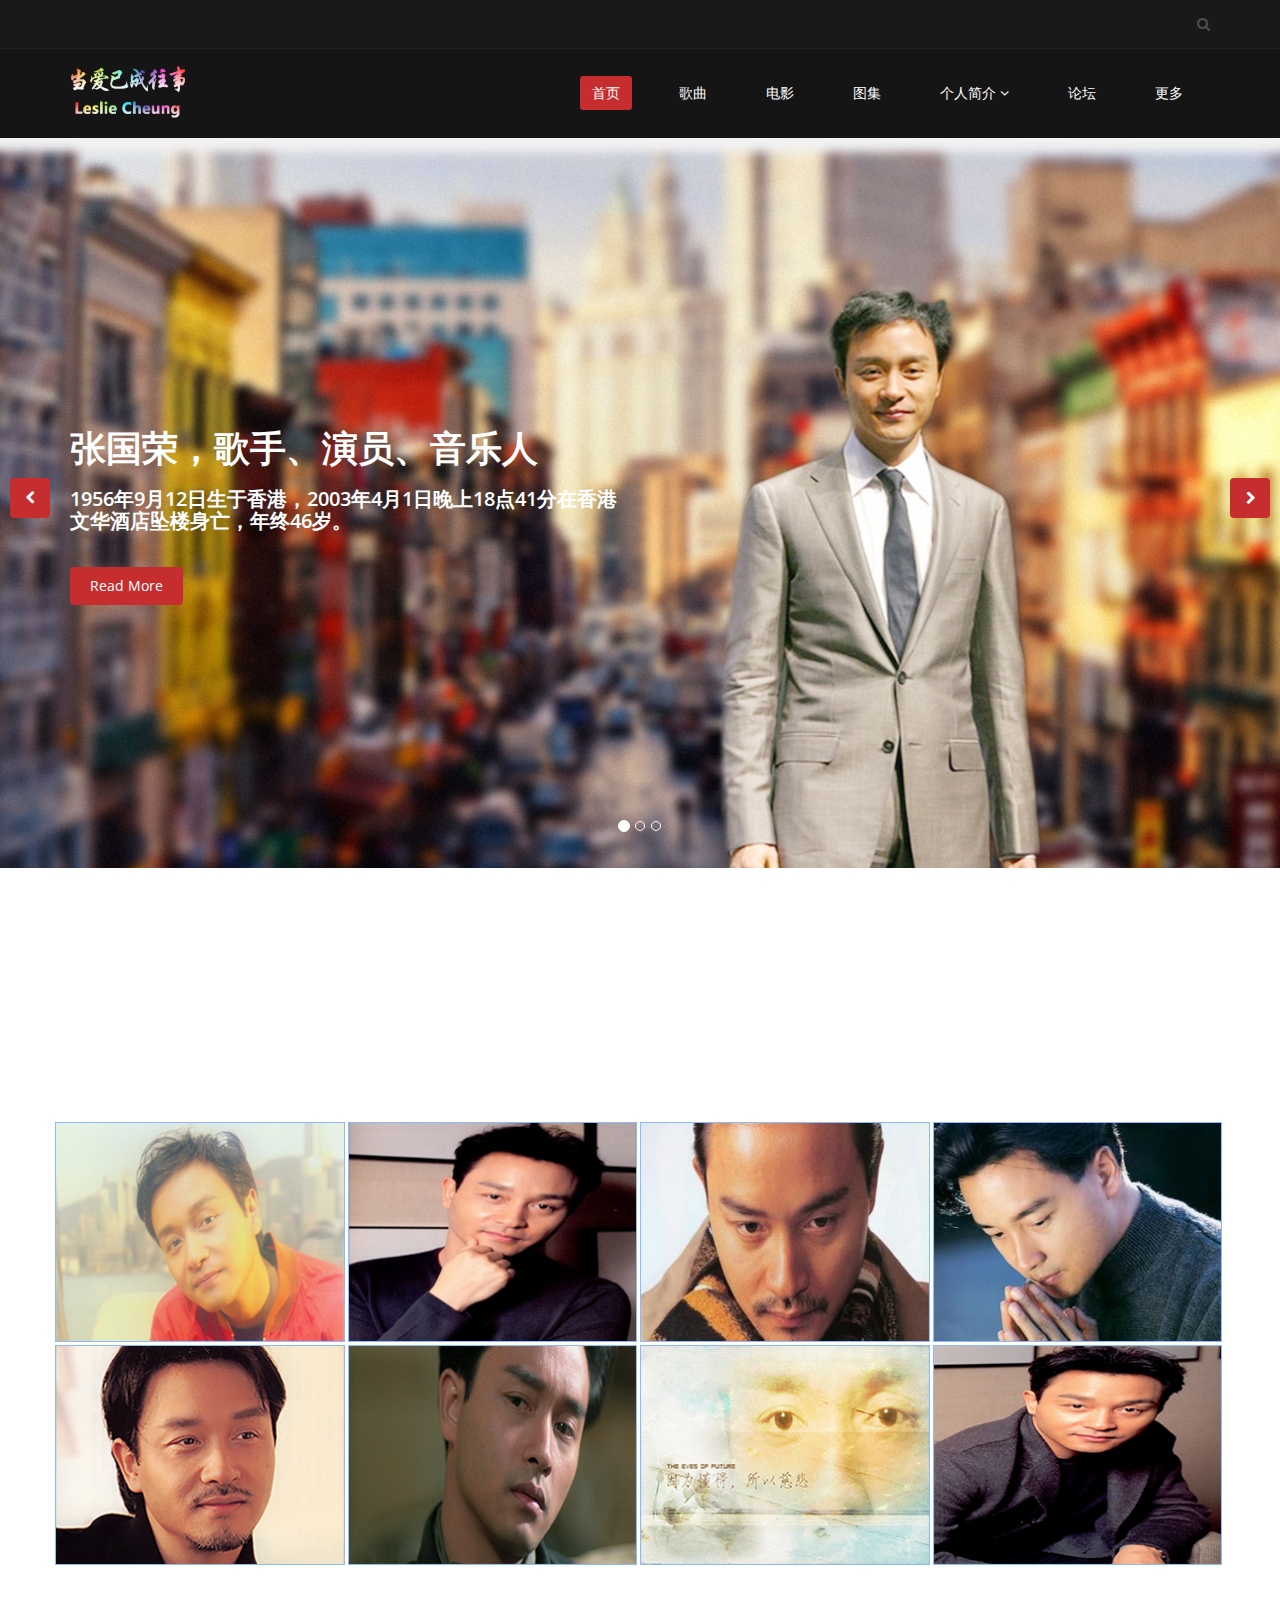
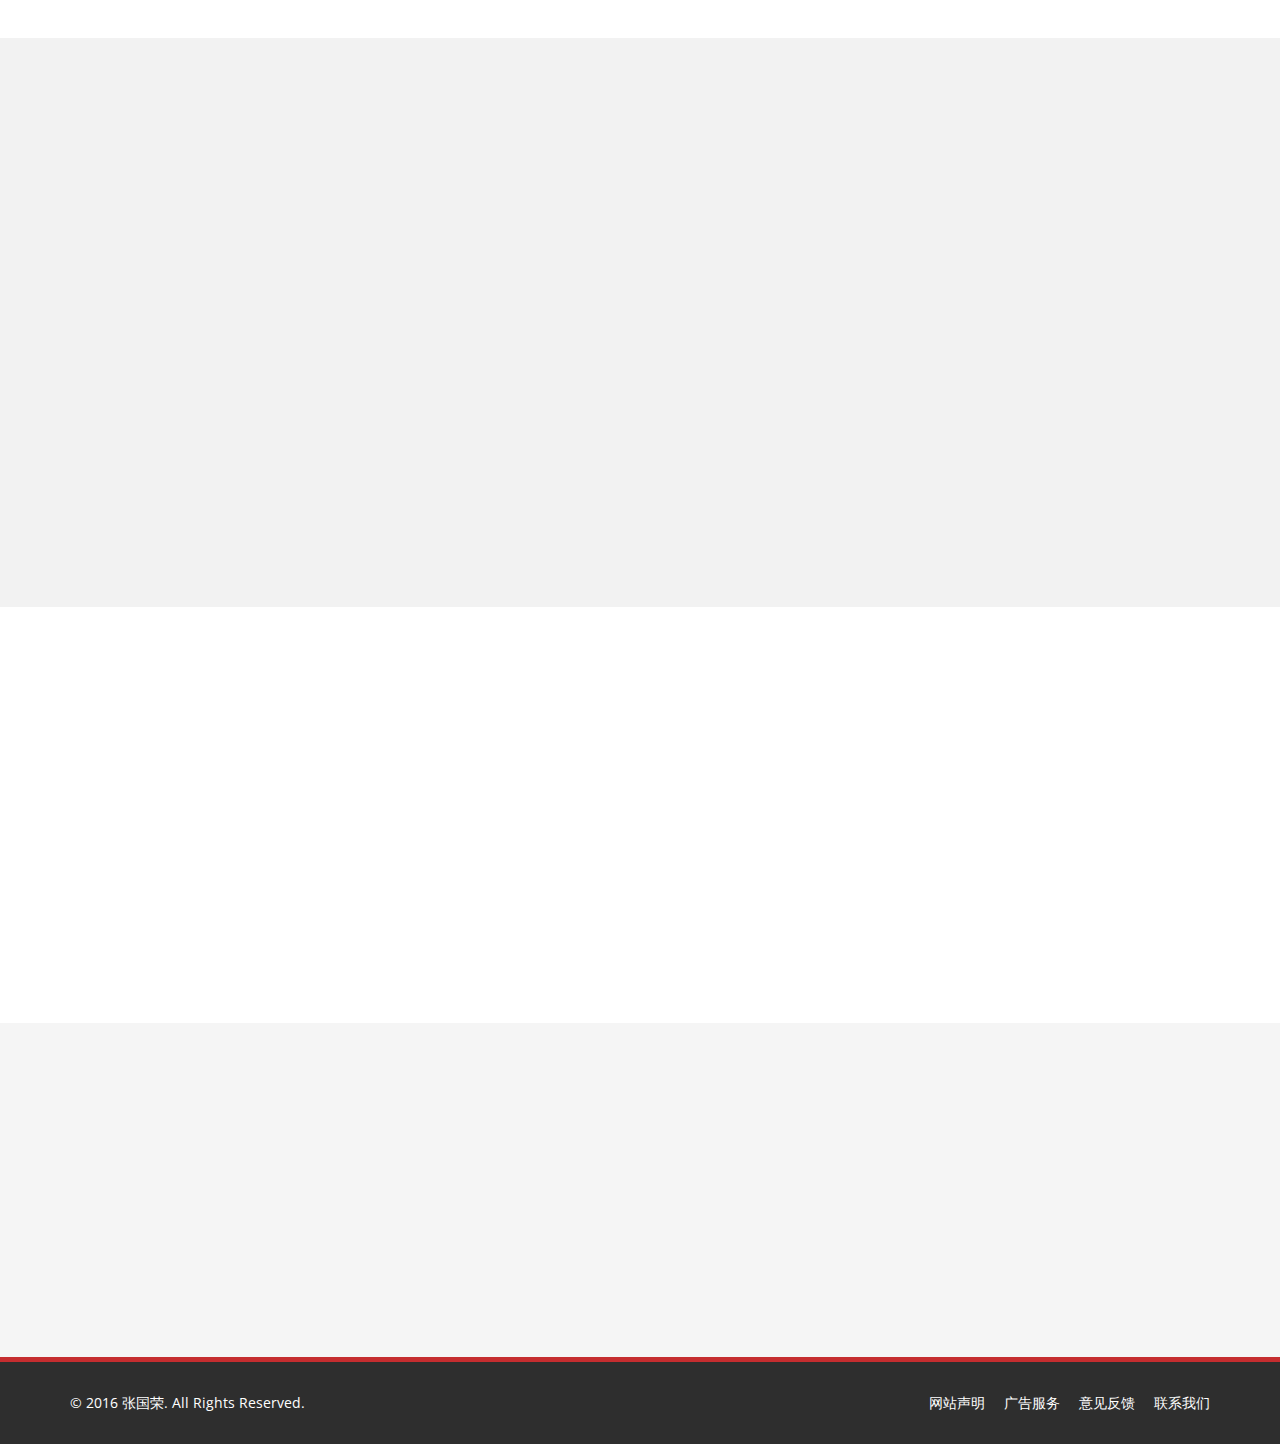
<file: index.html>
<!DOCTYPE html>
<html lang="en">
<head>
    <meta charset="utf-8">
    <meta name="viewport" content="width=device-width, initial-scale=1.0">
    <meta name="description" content="">
    <meta name="author" content="">
    <title>当爱已成往事</title>
	
	<!-- core CSS -->
    <link href="css/bootstrap.min.css" rel="stylesheet">
    <link href="css/font-awesome.min.css" rel="stylesheet">
    <link href="css/animate.min.css" rel="stylesheet">
    <link href="css/prettyPhoto.css" rel="stylesheet">
    <link href="css/main.css" rel="stylesheet">
    <link href="css/responsive.css" rel="stylesheet">
    <!--[if lt IE 9]>
    <script src="js/html5shiv.js"></script>
    <script src="js/respond.min.js"></script>
    <![endif]-->       
    <link rel="shortcut icon" href="images/ico/favicon.ico">
    <link rel="apple-touch-icon-precomposed" sizes="144x144" href="images/ico/apple-touch-icon-144-precomposed.png">
    <link rel="apple-touch-icon-precomposed" sizes="114x114" href="images/ico/apple-touch-icon-114-precomposed.png">
    <link rel="apple-touch-icon-precomposed" sizes="72x72" href="images/ico/apple-touch-icon-72-precomposed.png">
    <link rel="apple-touch-icon-precomposed" href="images/ico/apple-touch-icon-57-precomposed.png">
</head><!--/head-->

<body class="homepage">

    <header id="header">
        <div class="top-bar">
            <div class="container">
            <div class="search">
                <form role="form">
                    <input type="text" class="search-form" autocomplete="off" placeholder="Search">
                    <i class="fa fa-search"></i>
                </form>
            </div>
            </div><!--/.container-->
        </div><!--/.top-bar-->

        <nav class="navbar navbar-inverse" role="banner">
            <div class="container">
                <div class="navbar-header">
                    <button type="button" class="navbar-toggle" data-toggle="collapse" data-target=".navbar-collapse">
                        <span class="sr-only">Toggle navigation</span>
                        <span class="icon-bar"></span>
                        <span class="icon-bar"></span>
                        <span class="icon-bar"></span>
                    </button>
                    <a class="navbar-brand" href="index.html"><img src="images/logo.png" alt="logo"></a>
                </div>
				
                <div class="collapse navbar-collapse navbar-right">
                    <ul class="nav navbar-nav">
                        <li class="active"><a href="index.html">首页</a></li>
                        <li><a href="songs.html">歌曲</a></li>
                        <li><a href="movies.html">电影</a></li>
                        <li><a href="photos.html">图集</a></li>
                        <li class="dropdown">
                            <a href="#" class="dropdown-toggle" data-toggle="dropdown">个人简介 <i class="fa fa-angle-down"></i></a>
                            <ul class="dropdown-menu">
                                <li><a href="#">演艺生涯</a></li>
                                <li><a href="#">音乐时代</a></li>
                                <li><a href="#">主要作品</a></li>
                                <li><a href="#">社会活动</a></li>
                            </ul>
                        </li>
                        <li><a href="#">论坛</a></li>
                        <li><a href="#">更多</a></li>
                    </ul>
                </div>
            </div><!--/.container-->
        </nav><!--/nav-->
		
    </header><!--/header-->

    <section id="main-slider" class="no-margin">
        <div class="carousel slide">
            <ol class="carousel-indicators">
                <li data-target="#main-slider" data-slide-to="0" class="active"></li>
                <li data-target="#main-slider" data-slide-to="1"></li>
                <li data-target="#main-slider" data-slide-to="2"></li>
            </ol>
            <div class="carousel-inner">

                <div class="item active" style="background-image: url(images/slider/bg1.jpg)">
                    <div class="container">
                        <div class="row slide-margin">
                            <div class="col-sm-6">
                                <div class="carousel-content">
                                    <h1 class="animation animated-item-1">张国荣，歌手、演员、音乐人</h1>
                                    <h2 class="animation animated-item-2">1956年9月12日生于香港，2003年4月1日晚上18点41分在香港文华酒店坠楼身亡，年终46岁。</h2>
                                    <a class="btn-slide animation animated-item-3" href="#">Read More</a>
                                </div>
                            </div>

                            <div class="col-sm-6 hidden-xs animation animated-item-4">
                                <div class="slider-img">
                                    <img src="images/slider/img1.png" class="img-responsive">
                                </div>
                            </div>

                        </div>
                    </div>
                </div><!--/.item-->

                <div class="item" style="background-image: url(images/slider/bg2.jpg)">
                    <div class="container">
                        <div class="row slide-margin">
                            <div class="col-sm-6">
                                <div class="carousel-content">
                                    <h1 class="animation animated-item-1">为何你不懂，只要有爱就有痛</h1>
                                    <h2 class="animation animated-item-2">2010年，香港评选最爱香港的100个理由，结果排在第一位的是：因为香港有张国荣。
                                    </h2>
                                    <a class="btn-slide animation animated-item-3" href="#">Read More</a>
                                </div>
                            </div>

                            <div class="col-sm-6 hidden-xs animation animated-item-4">
                                <div class="slider-img">
                                    <img src="images/slider/img2.png" class="img-responsive">
                                </div>
                            </div>

                        </div>
                    </div>
                </div><!--/.item-->

                <div class="item" style="background-image: url(images/slider/bg3.jpg)">
                    <div class="container">
                        <div class="row slide-margin">
                            <div class="col-sm-6">
                                <div class="carousel-content">
                                    <h1 class="animation animated-item-1">我就是我，是颜色不一样的烟火</h1>
                                    <h2 class="animation animated-item-2">当你不能够再拥有，你唯一可以做的，就是令自己不要忘记。</h2>
                                    <a class="btn-slide animation animated-item-3" href="#">Read More</a>
                                </div>
                            </div>
                            <div class="col-sm-6 hidden-xs animation animated-item-4">
                                <div class="slider-img">
                                    <img src="images/slider/img3.png" class="img-responsive">
                                </div>
                            </div>
                        </div>
                    </div>
                </div><!--/.item-->
            </div><!--/.carousel-inner-->
        </div><!--/.carousel-->
        <a class="prev hidden-xs" href="#main-slider" data-slide="prev">
            <i class="fa fa-chevron-left"></i>
        </a>
        <a class="next hidden-xs" href="#main-slider" data-slide="next">
            <i class="fa fa-chevron-right"></i>
        </a>
    </section><!--/#main-slider-->

    <section id="recent-works">
        <div class="container">
            <div class="center wow fadeInDown">
                <h2>他们眼中的“哥哥”</h2>
                <p class="lead">张国荣是中国流行文化的指标人物之一，影视歌全能亚洲巨星，华人演艺圈多栖发展的代表之一<br>才华横溢的他让无数人为他疯狂...</p>
            </div>

            <div class="row">
                <div class="col-xs-12 col-sm-4 col-md-3">
                    <div class="recent-work-wrap">
                        <img class="img-responsive" src="images/portfolio/recent/item1.png" alt="">
                        <div class="overlay">
                            <div class="recent-work-inner">
                                <h3><a href="#">《大英百科全书》:</a> </h3>
                                <p>凭借音乐和电影，他在亚洲获得了很高的人气，他在《霸王别姬》中的表演为他赢得了世界性的声誉</p>
                                <a class="preview" href="images/portfolio/full/item1.png" rel="prettyPhoto"><i class="fa fa-eye"></i> View</a>
                            </div> 
                        </div>
                    </div>
                </div>   

                <div class="col-xs-12 col-sm-4 col-md-3">
                    <div class="recent-work-wrap">
                        <img class="img-responsive" src="images/portfolio/recent/item2.png" alt="">
                        <div class="overlay">
                            <div class="recent-work-inner">
                                <h3><a href="#">美国CNN :</a></h3>
                                <p>他是一位才华横溢的艺术家；他在艺术上的成就是很多艺人的榜样；他是亚洲顶级巨星，拥有令人激赏的演艺才华</p>
                                <a class="preview" href="images/portfolio/full/item2.png" rel="prettyPhoto"><i class="fa fa-eye"></i> View</a>
                            </div> 
                        </div>
                    </div>
                </div> 

                <div class="col-xs-12 col-sm-4 col-md-3">
                    <div class="recent-work-wrap">
                        <img class="img-responsive" src="images/portfolio/recent/item3.png" alt="">
                        <div class="overlay">
                            <div class="recent-work-inner">
                                <h3><a href="#">韩国《亚洲经济》：</a></h3>
                                <p>作为歌手，张国荣是粤语流行音乐的指标性人物之一，亦为华语流行音乐在韩国开拓市场做出了贡献</p>
                                <a class="preview" href="images/portfolio/full/item3.png" rel="prettyPhoto"><i class="fa fa-eye"></i> View</a>
                            </div> 
                        </div>
                    </div>
                </div>   

                <div class="col-xs-12 col-sm-4 col-md-3">
                    <div class="recent-work-wrap">
                        <img class="img-responsive" src="images/portfolio/recent/item4.png" alt="">
                        <div class="overlay">
                            <div class="recent-work-inner">
                                <h3><a href="#">英国《泰晤士报》：</a></h3>
                                <p>他是演艺圈天赋与勤勉兼具的代表，对华语乐坛和影坛均有很大影响，是一位很有才华和有贡献的艺人</p>
                                <a class="preview" href="images/portfolio/full/item4.png" rel="prettyPhoto"><i class="fa fa-eye"></i> View</a>
                            </div> 
                        </div>
                    </div>
                </div>   
                
                <div class="col-xs-12 col-sm-4 col-md-3">
                    <div class="recent-work-wrap">
                        <img class="img-responsive" src="images/portfolio/recent/item5.png" alt="">
                        <div class="overlay">
                            <div class="recent-work-inner">
                                <h3><a href="#">美国《时代周刊》：</a></h3>
                                <p>作为演员，他能演喜剧片、动作片，还可以演文艺片和爱情片，电影《霸王别姬》在世界范围内的成功使他扬名国际</p>
                                <a class="preview" href="images/portfolio/full/item5.png" rel="prettyPhoto"><i class="fa fa-eye"></i> View</a>
                            </div> 
                        </div>
                    </div>
                </div>   

                <div class="col-xs-12 col-sm-4 col-md-3">
                    <div class="recent-work-wrap">
                        <img class="img-responsive" src="images/portfolio/recent/item6.png" alt="">
                        <div class="overlay">
                            <div class="recent-work-inner">
                                <h3><a href="#">影评人罗杰·艾伯 ：</a></h3>
                                <p> 张国荣是一位非常优秀的的演员，他的表演是华人演员中的典范</p>
                                <a class="preview" href="images/portfolio/full/item6.png" rel="prettyPhoto"><i class="fa fa-eye"></i> View</a>
                            </div> 
                        </div>
                    </div>
                </div> 

                <div class="col-xs-12 col-sm-4 col-md-3">
                    <div class="recent-work-wrap">
                        <img class="img-responsive" src="images/portfolio/recent/item7.png" alt="">
                        <div class="overlay">
                            <div class="recent-work-inner">
                                <h3><a href="#">导演陈凯歌 ：</a></h3>
                                <p>无论对同辈的艺人还是对身边的工作人员，他都不会以倨傲的态度示人。张国荣很有天赋，但是他还是在努力</p>
                                <a class="preview" href="images/portfolio/full/item7.png" rel="prettyPhoto"><i class="fa fa-eye"></i> View</a>
                            </div> 
                        </div>
                    </div>
                </div>   

                <div class="col-xs-12 col-sm-4 col-md-3">
                    <div class="recent-work-wrap">
                        <img class="img-responsive" src="images/portfolio/recent/item8.png" alt="">
                        <div class="overlay">
                            <div class="recent-work-inner">
                                <h3><a href="#">影星梁朝伟 ：</a></h3>
                                <p> 圈内非常容易沟通的一线演员其实还是张国荣，他会很虚心地听别人的意见，然后用一种最佳的方式让双方都满意。</p>
                                <a class="preview" href="images/portfolio/full/item8.png" rel="prettyPhoto"><i class="fa fa-eye"></i> View</a>
                            </div> 
                        </div>
                    </div>
                </div>   
            </div><!--/.row-->
        </div><!--/.container-->
    </section><!--/#recent-works-->

    <section id="middle">
        <div class="container">
            <div class="row">
                <div class="col-sm-6 wow fadeInDown">
                    <div class="skill">
                        <h2>荣迷一生</h2>
                        <p>张国荣之所以被人喜欢，除了他的影视、音乐作品以外，他的艺术成就、才华，以及善良、敬业的优秀品质也让他被更多的人欣赏。时光荏苒，他依旧活在爱他的人心中，并深深影响着他们。</p>

                        <div class="progress-wrap">
                            <h3>音乐</h3>
                            <div class="progress progress-striped active">
                              <div class="progress-bar  color1 progress-bar-success" role="progressbar" aria-valuenow="40" aria-valuemin="0" aria-valuemax="100" style="width: 92%">
                                <span class="bar-width">92%</span>
                              </div>

                            </div>
                        </div>

                        <div class="progress-wrap">
                            <h3>影视</h3>
                            <div class="progress progress-striped active">
                              <div class="progress-bar color2 progress-bar-info" role="progressbar" aria-valuenow="20" aria-valuemin="0" aria-valuemax="100" style="width: 85%">
                               <span class="bar-width">85%</span>
                              </div>
                            </div>
                        </div>

                        <div class="progress-wrap">
                            <h3>影响力</h3>
                            <div class="progress progress-striped active">
                              <div class="progress-bar color3 progress-bar-warning" role="progressbar" aria-valuenow="60" aria-valuemin="0" aria-valuemax="100" style="width: 80%">
                                <span class="bar-width">80%</span>
                              </div>
                            </div>
                        </div>

                        <div class="progress-wrap">
                            <h3>人格魅力</h3>
                            <div class="progress progress-striped active">
                              <div class="progress-bar color4 progress-bar-danger" role="progressbar" aria-valuenow="80" aria-valuemin="0" aria-valuemax="100" style="width: 90%">
                                <span class="bar-width">90%</span>
                              </div>
                            </div>
                        </div>
                    </div>

                </div><!--/.col-sm-6-->

                <div class="col-sm-6 wow fadeInDown">
                    <div class="accordion">
                        <h2>风华绝代</h2>
                        <div class="panel-group" id="accordion1">
                          <div class="panel panel-default">
                            <div class="panel-heading active">
                              <h3 class="panel-title">
                                <a class="accordion-toggle" data-toggle="collapse" data-parent="#accordion1" href="#collapseOne1">
                                  香港红馆的时代宠儿
                                  <i class="fa fa-angle-right pull-right"></i>
                                </a>
                              </h3>
                            </div>

                            <div id="collapseOne1" class="panel-collapse collapse in">
                              <div class="panel-body">
                                  <div class="media accordion-inner">
                                        <div class="pull-left">
                                            <img class="img-responsive" src="images/accordion1.png">
                                        </div>
                                        <div class="media-body">
                                             <h4>风继续吹，不忍远离</h4>
                                             <p>张国荣是香港乐坛的殿堂级歌手之一，曾获得香港乐坛最高荣誉金针奖，他在香港红磡体育馆举行了121场个人演唱会。</p>
                                        </div>
                                  </div>
                              </div>
                            </div>
                          </div>

                          <div class="panel panel-default">
                            <div class="panel-heading">
                              <h3 class="panel-title">
                                <a class="accordion-toggle" data-toggle="collapse" data-parent="#accordion1" href="#collapseTwo1">
                                  流行音乐界的天王巨星
                                  <i class="fa fa-angle-right pull-right"></i>
                                </a>
                              </h3>
                            </div>
                            <div id="collapseTwo1" class="panel-collapse collapse">
                              <div class="panel-body">
                                1984年，他以一曲《Monica》在乐坛飙红，从此一发不可收拾，连续包揽“十大中文金曲奖”、“最佳男歌手奖”、“最受欢迎男歌手奖”，成为流行音乐界无可替代的亚洲巨星。脍炙人口的知名歌曲有《风继续吹》、《沉默是金》、《我》、《当爱已成往事》、《当年情》等。
                                  2010年8月，国际知名传媒CNN评选了“过去五十年里全球最知名的20位歌手或者乐团”，他是唯一入选的香港歌手。
                              </div>
                            </div>
                          </div>

                          <div class="panel panel-default">
                            <div class="panel-heading">
                              <h3 class="panel-title">
                                <a class="accordion-toggle" data-toggle="collapse" data-parent="#accordion1" href="#collapseThree1">
                                  香港影视的一颗桂冠
                                  <i class="fa fa-angle-right pull-right"></i>
                                </a>
                              </h3>
                            </div>
                            <div id="collapseThree1" class="panel-collapse collapse">
                              <div class="panel-body">
                                  1978年开始参演电视剧。80年代中期将事业重心移至影坛，之后成功塑造了宁采臣、旭仔、程蝶衣、欧阳锋、何宝荣等不同类型的角色。1991年凭借《阿飞正传》获得香港电影金像奖影帝。1993年主演的《霸王别姬》是中国电影史上首部获得戛纳国际电影节金棕榈大奖的电影。
                                  2005年入选中国电影百年百位优秀演员。2010年被美国CNN评为“史上最伟大的25位亚洲演员”之一。
                              </div>
                            </div>
                          </div>

                          <div class="panel panel-default">
                            <div class="panel-heading">
                              <h3 class="panel-title">
                                <a class="accordion-toggle" data-toggle="collapse" data-parent="#accordion1" href="#collapseFour1">
                                  荣誉等身，各大奖项拿到手软
                                  <i class="fa fa-angle-right pull-right"></i>
                                </a>
                              </h3>
                            </div>
                            <div id="collapseFour1" class="panel-collapse collapse">
                              <div class="panel-body">
                                  美国CNN“全球五大指标音乐人”、CCTV-MTV音乐盛典亚洲最杰出艺人、香港乐坛最高荣誉“金针奖”、中国电影表演艺术学会特别贡献奖、香港电影金像奖最佳男主角
                                  香港电影评论学会大奖最佳男主角、日本影评人大奖最佳外语片男主角、东京电影评论家大奖最佳男主，1998年成为首位担任柏林国际电影节评委的亚洲男演员。

                              </div>
                            </div>
                          </div>
                        </div><!--/#accordion1-->
                    </div>
                </div>

            </div><!--/.row-->
        </div><!--/.container-->
    </section><!--/#middle-->

    <section id="content">
        <div class="container">
            <div class="row">
                <div class="col-xs-12 col-sm-8 wow fadeInDown">
                   <div class="tab-wrap">
                        <div class="media">
                            <div class="parrent pull-left">
                                <ul class="nav nav-tabs nav-stacked">
                                    <li class=""><a href="#tab1" data-toggle="tab" class="analistic-01">songs</a></li>
                                    <li class="active"><a href="#tab2" data-toggle="tab" class="analistic-02">movies</a></li>
                                    <li class=""><a href="#tab3" data-toggle="tab" class="tehnical">albums</a></li>
                                    <li class=""><a href="#tab4" data-toggle="tab" class="tehnical">concerts</a></li>
                                    <li class=""><a href="#tab5" data-toggle="tab" class="tehnical">reputation</a></li>
                                </ul>
                            </div>

                            <div class="parrent media-body">
                                <div class="tab-content">
                                    <div class="tab-pane fade" id="tab1">
                                        <div class="media">
                                           <div class="pull-left">
                                                <img class="img-responsive" src="images/tab1.png">
                                            </div>
                                            <div class="media-body">
                                                 <h2>音乐代表作</h2>
                                                 <p>《当爱已成往事》、《共同度过》、《为你钟情》、《风继续吹》、《倩女幽魂》、《夜半无眠》、
                                                     《有谁共鸣》、《无需要太多》、《沉默是金》、《风再起时》、《上海滩》、
                                                     《追》、《明星》、《当年情》、《今生今世》.</p>
                                            </div>
                                        </div>
                                    </div>

                                     <div class="tab-pane fade active in" id="tab2">
                                        <div class="media">
                                           <div class="pull-left">
                                                <img class="img-responsive" src="images/tab2.png">
                                            </div>
                                            <div class="media-body">
                                                 <h2>影视代表作</h2>
                                                 <p>《倩女幽魂》、《阿飞正传》、《纵横四海》、《枪王》、《霸王别姬》、《东邪西毒》、《金枝玉叶》、《红色恋人》、
                                                     《春光乍泄》、《夜半歌声》、《花田喜事》、《英雄本色》、《恋战冲绳》
                                                     、《白发魔女传》、《星月童话》、《胭脂扣》、《异度空间》.
                                                 </p>
                                            </div>
                                        </div>
                                     </div>

                                     <div class="tab-pane fade" id="tab3">
                                         <div class="media">
                                             <div class="pull-left">
                                                 <img class="img-responsive" src="images/tab3.png">
                                             </div>
                                             <div class="media-body">
                                                 <h2>专辑作品</h2>
                                                 <p>《最热》(1995)、《 I Am What I Am 》(1993)、《一切随风》(1997)、《陪你倒数》(2000)、《最红》(1996)、
                                                     《拒绝再玩》(1998)、《爱慕》(2001)、《侧面》(1999)、《为你钟情》(1994)、《风继续吹》(1992).
                                                 </p>
                                             </div>
                                         </div>
                                     </div>

                                     <div class="tab-pane fade" id="tab4">
                                         <div class="media">
                                             <div class="pull-left">
                                                 <img class="img-responsive" src="images/tab4.png">
                                             </div>
                                             <div class="media-body">
                                                 <h2>演唱会</h2>
                                                 <p>1985年香港演唱会 1985年8月 (10场)、
                                                     1986年香港演唱会 1986年12月 (12场)、
                                                     1988年百事巨星张国荣演唱会 1988年7月 (23场)、
                                                     1989告别乐坛演唱会 1989年12月 (33场)、
                                                     1996跨越97演唱会 1996年12月12日开始 (24场)、
                                                     2000热情演唱会 2000年8月 (13场)、
                                                     2001热情演唱会压轴篇 2001年4月 (6场).</p>
                                             </div>
                                         </div>
                                     </div>

                                     <div class="tab-pane fade" id="tab5">
                                         <div class="media">
                                             <div class="pull-left">
                                                 <img class="img-responsive" src="images/tab5.png">
                                             </div>
                                             <div class="media-body">
                                                 <h2>世人评价</h2>
                                                 <p>他是一位在歌坛和影坛都取得很高成就的歌手、演员和音乐人；
                                                     他是一位不但达到演艺界巅峰地位，而且屹立二十年不见褪色的亚洲顶级巨星；
                                                     他是一位严谨、敬业，具有极高的艺术水准并作出了卓越贡献的艺术家；
                                                     他是一位以非凡的品位和艺术成就，从十几年前就被尊为传奇的全能艺人；
                                                     他是一位善良、宽容、坚强、热诚，令所有接触过的人都赞不绝口的好人.
                                                 </p>
                                             </div>
                                         </div>
                                     </div>
                                </div> <!--/.tab-content-->
                            </div> <!--/.media-body-->
                        </div> <!--/.media-->
                    </div><!--/.tab-wrap-->
                </div><!--/.col-sm-6-->

                <div class="col-xs-12 col-sm-4 wow fadeInDown">
                    <div class="testimonial">
                        <h2>因为爱，所以爱</h2>
                         <div class="media testimonial-inner">
                            <div class="pull-left">
                                <img class="img-responsive img-circle" src="images/testimonials1.png">
                            </div>
                            <div class="media-body">
                                <p>往事不要再提，人生已多风雨！哥哥就是程蝶衣，而程蝶衣也正是哥哥一生的真实写照。</p>
                                <span>导演/ <strong>陈凯歌</strong></span>
                            </div>
                         </div>

                         <div class="media testimonial-inner">
                            <div class="pull-left">
                                <img class="img-responsive img-circle" src="images/testimonials2.png">
                            </div>
                            <div class="media-body">
                                <p>在这部电影中，张国荣扮演的是一个最有哲学思想的欧阳锋。张国荣的眼神多变，像是让人琢磨不透的深潭。</p>
                                <span>导演/ <strong>王家卫</strong></span>
                            </div>
                         </div>

                    </div>
                </div>

            </div><!--/.row-->
        </div><!--/.container-->
    </section><!--/#content-->

    <section id="bottom">
        <div class="container wow fadeInDown" data-wow-duration="1000ms" data-wow-delay="600ms">
            <div class="row">
                <div class="col-md-3 col-sm-6">
                    <div class="widget">
                        <h3>会员VIP</h3>
                        <ul>
                            <li><a href="#">关于我们</a></li>
                            <li><a href="#">join us</a></li>
                            <li><a href="#">会员注册</a></li>
                            <li><a href="#">支付方式</a></li>
                            <li><a href="#">致谢名单</a></li>
                        </ul>
                    </div>    
                </div><!--/.col-md-3-->

                <div class="col-md-3 col-sm-6">
                    <div class="widget">
                        <h3>网站信息</h3>
                        <ul>
                            <li><a href="#">版权归属</a></li>
                            <li><a href="#">用户条款</a></li>
                            <li><a href="#">论坛交流</a></li>
                            <li><a href="#">E-mail</a></li>
                            <li><a href="#">客服中心</a></li>
                        </ul>
                    </div>    
                </div><!--/.col-md-3-->

                <div class="col-md-3 col-sm-6">
                    <div class="widget">
                        <h3>合作伙伴</h3>
                        <ul>
                            <li><a href="#">阿里音乐</a></li>
                            <li><a href="#">百度云知道</a></li>
                            <li><a href="#">优酷网</a></li>
                            <li><a href="#">趣来网</a></li>
                            <li><a href="#">58同城</a></li>
                        </ul>
                    </div>    
                </div><!--/.col-md-3-->

                <div class="col-md-3 col-sm-6">
                    <div class="widget">
                        <h3>友情链接</h3>
                        <ul>
                            <li><a href="#">张国荣歌友会</a></li>
                            <li><a href="#">新浪微博</a></li>
                            <li><a href="#">facebook</a></li>
                            <li><a href="#">网易新闻</a></li>
                            <li><a href="#">MTV电台</a></li>
                        </ul>
                    </div>    
                </div><!--/.col-md-3-->
            </div>
        </div>
    </section><!--/#bottom-->

    <footer id="footer" class="midnight-blue">
        <div class="container">
            <div class="row">
                <div class="col-sm-6">
                    &copy; 2016 <a  href="#" >张国荣</a>. All Rights Reserved.
                </div>
                <div class="col-sm-6">
                    <ul class="pull-right">
                        <li><a href="#">网站声明</a></li>
                        <li><a href="#">广告服务</a></li>
                        <li><a href="#">意见反馈</a></li>
                        <li><a href="#">联系我们</a></li>
                    </ul>
                </div>
            </div>
        </div>
    </footer><!--/#footer-->

    <script src="js/jquery.js"></script>
    <script src="js/bootstrap.min.js"></script>
    <script src="js/jquery.prettyPhoto.js"></script>
    <script src="js/jquery.isotope.min.js"></script>
    <script src="js/main.js"></script>
    <script src="js/wow.min.js"></script>
</body>
</html>
</file>
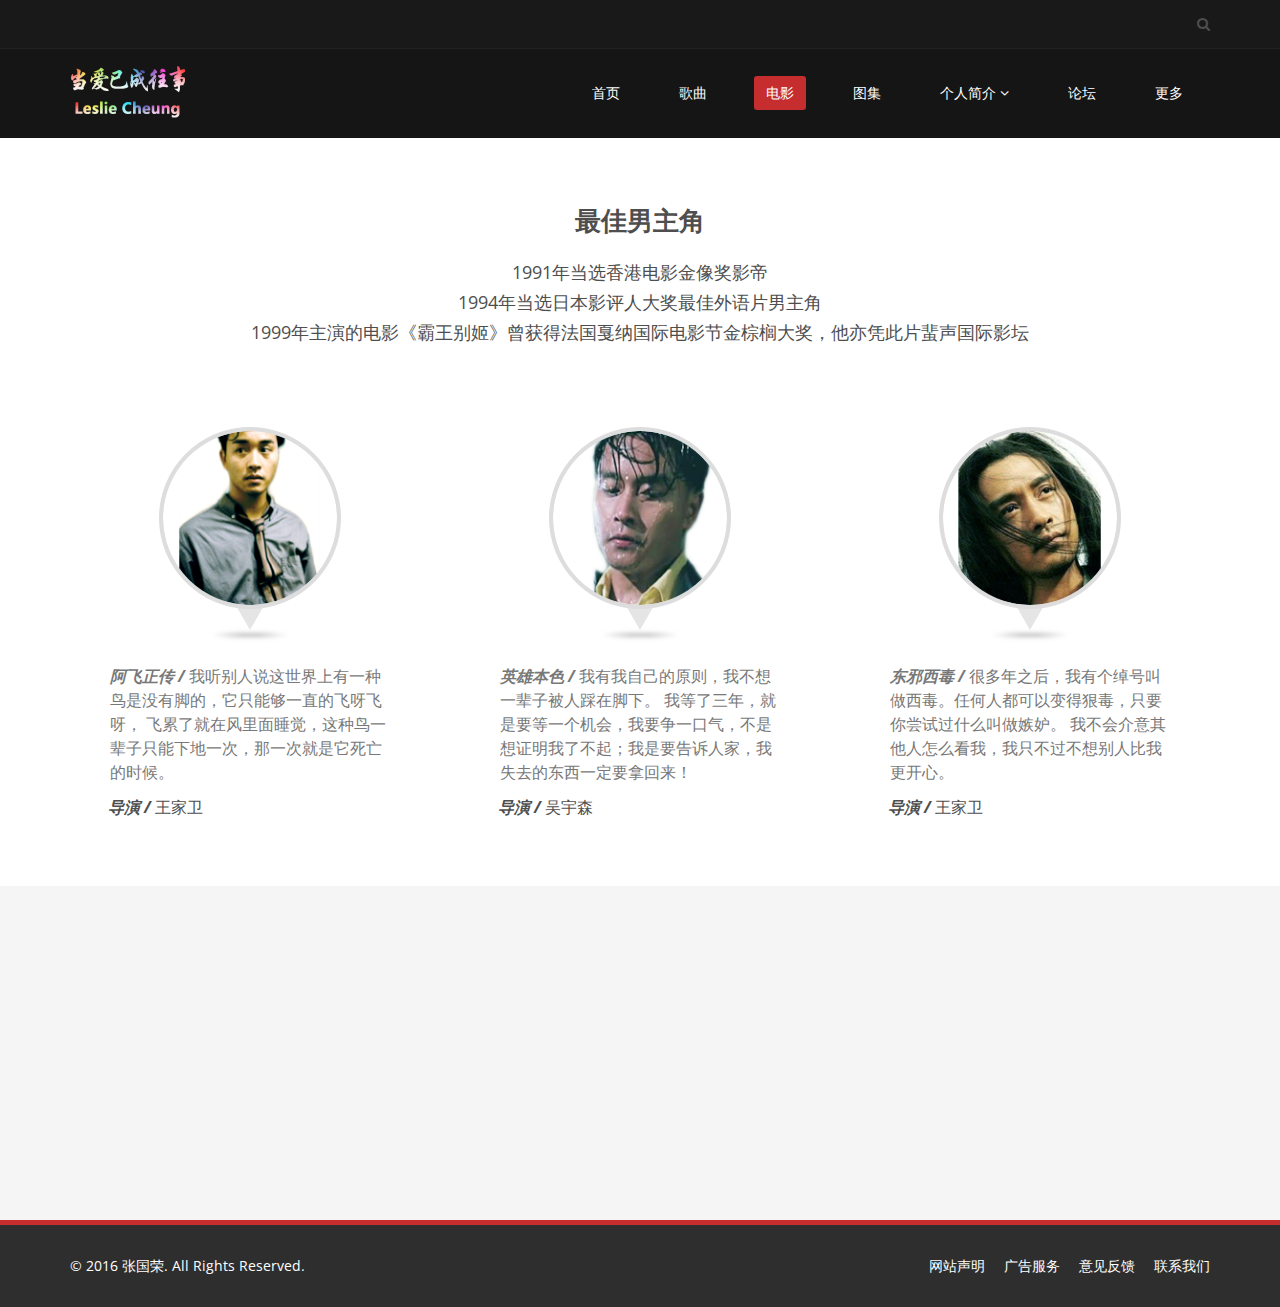
<file: movies.html>
﻿<!DOCTYPE html>
<html lang="en">
<head>
    <meta charset="utf-8">
    <meta name="viewport" content="width=device-width, initial-scale=1.0">
    <meta name="description" content="">
    <meta name="author" content="">
    <title>张国荣 | Movies</title>
    
    <!-- core CSS -->
    <link href="css/bootstrap.min.css" rel="stylesheet">
    <link href="css/font-awesome.min.css" rel="stylesheet">
    <link href="css/prettyPhoto.css" rel="stylesheet">
    <link href="css/animate.min.css" rel="stylesheet">
    <link href="css/main.css" rel="stylesheet">
    <link href="css/responsive.css" rel="stylesheet">
    
    <!--[if lt IE 9]>
    <script src="js/html5shiv.js"></script>
    <script src="js/respond.min.js"></script>
    <![endif]-->       
    <link rel="shortcut icon" href="images/ico/favicon.ico">
    <link rel="apple-touch-icon-precomposed" sizes="144x144" href="images/ico/apple-touch-icon-144-precomposed.png">
    <link rel="apple-touch-icon-precomposed" sizes="114x114" href="images/ico/apple-touch-icon-114-precomposed.png">
    <link rel="apple-touch-icon-precomposed" sizes="72x72" href="images/ico/apple-touch-icon-72-precomposed.png">
    <link rel="apple-touch-icon-precomposed" href="images/ico/apple-touch-icon-57-precomposed.png">
</head><!--/head-->

<body>

    <header id="header">
        <div class="top-bar">
            <div class="container">
                <div class="search">
                    <form role="form">
                        <input type="text" class="search-form" autocomplete="off" placeholder="Search">
                        <i class="fa fa-search"></i>
                    </form>
                </div>
            </div><!--/.container-->
        </div><!--/.top-bar-->

        <nav class="navbar navbar-inverse" role="banner">
            <div class="container">
                <div class="navbar-header">
                    <button type="button" class="navbar-toggle" data-toggle="collapse" data-target=".navbar-collapse">
                        <span class="sr-only">Toggle navigation</span>
                        <span class="icon-bar"></span>
                        <span class="icon-bar"></span>
                        <span class="icon-bar"></span>
                    </button>
                    <a class="navbar-brand" href="index.html"><img src="images/logo.png" alt="logo"></a>
                </div>

                <div class="collapse navbar-collapse navbar-right">
                    <ul class="nav navbar-nav">
                        <li><a href="index.html">首页</a></li>
                        <li><a href="songs.html">歌曲</a></li>
                        <li class="active"><a href="movies.html">电影</a></li>
                        <li><a href="photos.html">图集</a></li>
                        <li class="dropdown">
                            <a href="#" class="dropdown-toggle" data-toggle="dropdown">个人简介 <i class="fa fa-angle-down"></i></a>
                            <ul class="dropdown-menu">
                                <li><a href="#">演艺生涯</a></li>
                                <li><a href="#">音乐时代</a></li>
                                <li><a href="#">主要作品</a></li>
                                <li><a href="#">社会活动</a></li>
                            </ul>
                        </li>
                        <li><a href="#">论坛</a></li>
                        <li><a href="#">更多</a></li>
                    </ul>
                </div>
            </div><!--/.container-->
        </nav><!--/nav-->

    </header><!--/header-->

    <section id="feature" class="transparent-bg">
        <div class="container">
            <div class="clients-area center wow fadeInDown">
                <h2>最佳男主角</h2>
                <p class="lead">1991年当选香港电影金像奖影帝 <br>
                    1994年当选日本影评人大奖最佳外语片男主角<br/>
                    1999年主演的电影《霸王别姬》曾获得法国戛纳国际电影节金棕榈大奖，他亦凭此片蜚声国际影坛</p>
            </div>

            <div class="row">
                <div class="col-md-4 wow fadeInDown">
                    <div class="clients-comments text-center">
                        <img src="images/client1.png" class="img-circle" alt="">
                        <h3><span>阿飞正传 /</span> 我听别人说这世界上有一种鸟是没有脚的，它只能够一直的飞呀飞呀，
                            飞累了就在风里面睡觉，这种鸟一辈子只能下地一次，那一次就是它死亡的时候。</h3>
                        <h4><span>导演 /</span>  王家卫</h4>
                    </div>
                </div>
                <div class="col-md-4 wow fadeInDown">
                    <div class="clients-comments text-center">
                        <img src="images/client2.png" class="img-circle" alt="">
                        <h3><span>英雄本色 /</span> 我有我自己的原则，我不想一辈子被人踩在脚下。
                            我等了三年，就是要等一个机会，我要争一口气，不是想证明我了不起；我是要告诉人家，我失去的东西一定要拿回来！</h3>
                        <h4><span>导演 /</span>  吴宇森</h4>
                    </div>
                </div>
                <div class="col-md-4 wow fadeInDown">
                    <div class="clients-comments text-center">
                        <img src="images/client3.png" class="img-circle" alt="">
                        <h3><span>东邪西毒 /</span> 很多年之后，我有个绰号叫做西毒。任何人都可以变得狠毒，只要你尝试过什么叫做嫉妒。
                            我不会介意其他人怎么看我，我只不过不想别人比我更开心。</h3>
                        <h4><span>导演 /</span>  王家卫</h4>
                    </div>
                </div>
           </div>

        </div><!--/.container-->
    </section><!--/#feature-->


    <section id="bottom">
        <div class="container wow fadeInDown" data-wow-duration="1000ms" data-wow-delay="600ms">
            <div class="row">
                <div class="col-md-3 col-sm-6">
                    <div class="widget">
                        <h3>会员VIP</h3>
                        <ul>
                            <li><a href="#">关于我们</a></li>
                            <li><a href="#">join us</a></li>
                            <li><a href="#">会员注册</a></li>
                            <li><a href="#">支付方式</a></li>
                            <li><a href="#">致谢名单</a></li>
                        </ul>
                    </div>
                </div><!--/.col-md-3-->

                <div class="col-md-3 col-sm-6">
                    <div class="widget">
                        <h3>网站信息</h3>
                        <ul>
                            <li><a href="#">版权归属</a></li>
                            <li><a href="#">用户条款</a></li>
                            <li><a href="#">论坛交流</a></li>
                            <li><a href="#">E-mail</a></li>
                            <li><a href="#">客服中心</a></li>
                        </ul>
                    </div>
                </div><!--/.col-md-3-->

                <div class="col-md-3 col-sm-6">
                    <div class="widget">
                        <h3>合作伙伴</h3>
                        <ul>
                            <li><a href="#">阿里音乐</a></li>
                            <li><a href="#">百度云知道</a></li>
                            <li><a href="#">优酷网</a></li>
                            <li><a href="#">趣来网</a></li>
                            <li><a href="#">58同城</a></li>
                        </ul>
                    </div>
                </div><!--/.col-md-3-->

                <div class="col-md-3 col-sm-6">
                    <div class="widget">
                        <h3>友情链接</h3>
                        <ul>
                            <li><a href="#">张国荣歌友会</a></li>
                            <li><a href="#">新浪微博</a></li>
                            <li><a href="#">facebook</a></li>
                            <li><a href="#">网易新闻</a></li>
                            <li><a href="#">MTV电台</a></li>
                        </ul>
                    </div>
                </div><!--/.col-md-3-->
            </div>
        </div>
    </section><!--/#bottom-->

    <footer id="footer" class="midnight-blue">
        <div class="container">
            <div class="row">
                <div class="col-sm-6">
                    &copy; 2016 <a  href="#" >张国荣</a>. All Rights Reserved.
                </div>
                <div class="col-sm-6">
                    <ul class="pull-right">
                        <li><a href="#">网站声明</a></li>
                        <li><a href="#">广告服务</a></li>
                        <li><a href="#">意见反馈</a></li>
                        <li><a href="#">联系我们</a></li>
                    </ul>
                </div>
            </div>
        </div>
    </footer><!--/#footer-->

    <script src="js/jquery.js"></script>
    <script src="js/bootstrap.min.js"></script>
    <script src="js/jquery.prettyPhoto.js"></script>
    <script src="js/jquery.isotope.min.js"></script>
    <script src="js/main.js"></script>
    <script src="js/wow.min.js"></script>
</body>
</html>
</file>
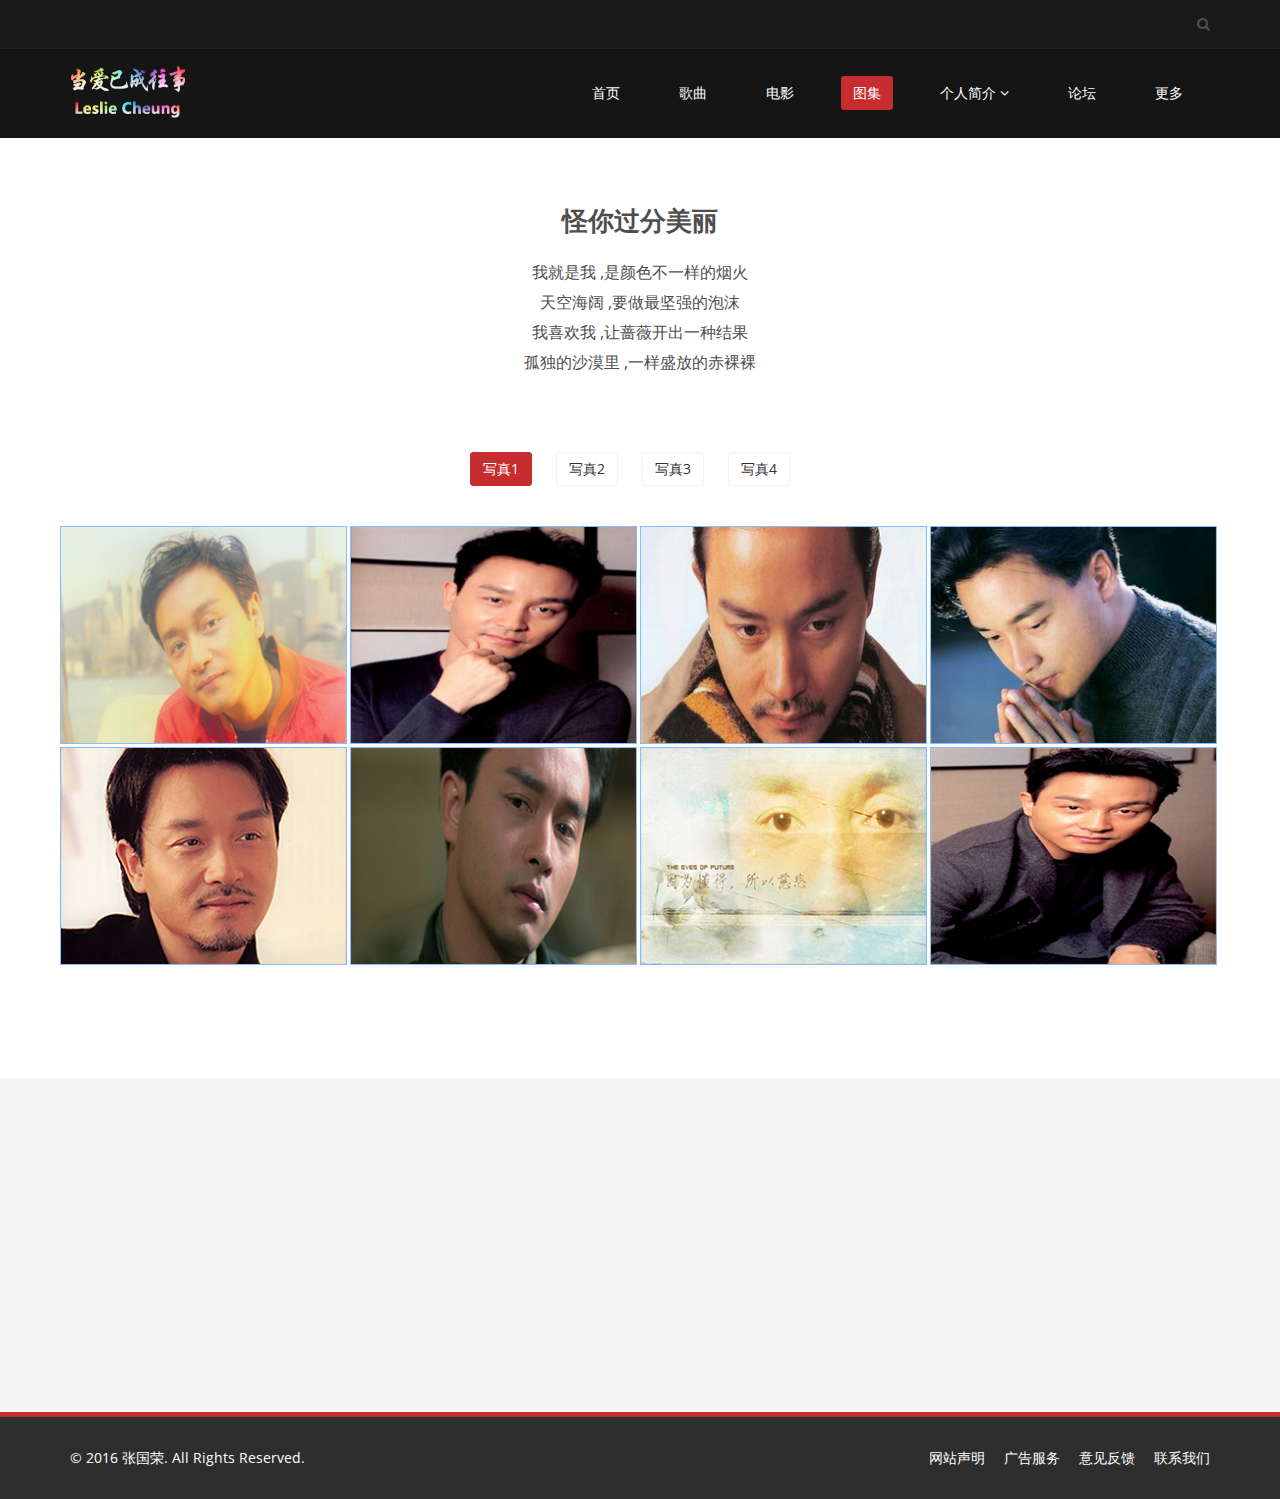
<file: photos.html>
﻿<!DOCTYPE html>
<html lang="en">
<head>
    <meta charset="utf-8">
    <meta name="viewport" content="width=device-width, initial-scale=1.0">
    <meta name="description" content="">
    <meta name="author" content="">
    <title>张国荣 | Photos</title>
    <link href="css/bootstrap.min.css" rel="stylesheet">
    <link href="css/font-awesome.min.css" rel="stylesheet">
    <link href="css/prettyPhoto.css" rel="stylesheet">
    <link href="css/animate.min.css" rel="stylesheet">
    <link href="css/main.css" rel="stylesheet">
    <link href="css/responsive.css" rel="stylesheet">
    <!--[if lt IE 9]>
    <script src="js/html5shiv.js"></script>
    <script src="js/respond.min.js"></script>
    <![endif]-->       
    <link rel="shortcut icon" href="images/ico/favicon.ico">
    <link rel="apple-touch-icon-precomposed" sizes="144x144" href="images/ico/apple-touch-icon-144-precomposed.png">
    <link rel="apple-touch-icon-precomposed" sizes="114x114" href="images/ico/apple-touch-icon-114-precomposed.png">
    <link rel="apple-touch-icon-precomposed" sizes="72x72" href="images/ico/apple-touch-icon-72-precomposed.png">
    <link rel="apple-touch-icon-precomposed" href="images/ico/apple-touch-icon-57-precomposed.png">
</head><!--/head-->
<body>

    <header id="header">
        <div class="top-bar">
            <div class="container">
                <div class="search">
                    <form role="form">
                        <input type="text" class="search-form" autocomplete="off" placeholder="Search">
                        <i class="fa fa-search"></i>
                    </form>
                </div>
            </div><!--/.container-->
        </div><!--/.top-bar-->

        <nav class="navbar navbar-inverse" role="banner">
            <div class="container">
                <div class="navbar-header">
                    <button type="button" class="navbar-toggle" data-toggle="collapse" data-target=".navbar-collapse">
                        <span class="sr-only">Toggle navigation</span>
                        <span class="icon-bar"></span>
                        <span class="icon-bar"></span>
                        <span class="icon-bar"></span>
                    </button>
                    <a class="navbar-brand" href="index.html"><img src="images/logo.png" alt="logo"></a>
                </div>

                <div class="collapse navbar-collapse navbar-right">
                    <ul class="nav navbar-nav">
                        <li ><a href="index.html">首页</a></li>
                        <li><a href="songs.html">歌曲</a></li>
                        <li><a href="movies.html">电影</a></li>
                        <li class="active"><a href="photos.html">图集</a></li>
                        <li class="dropdown">
                            <a href="#" class="dropdown-toggle" data-toggle="dropdown">个人简介 <i class="fa fa-angle-down"></i></a>
                            <ul class="dropdown-menu">
                                <li><a href="#">演艺生涯</a></li>
                                <li><a href="#">音乐时代</a></li>
                                <li><a href="#">主要作品</a></li>
                                <li><a href="#">社会活动</a></li>
                            </ul>
                        </li>
                        <li><a href="#">论坛</a></li>
                        <li><a href="#">更多</a></li>
                    </ul>
                </div>
            </div><!--/.container-->
        </nav><!--/nav-->

    </header><!--/header-->
    <section id="portfolio">
        <div class="container">
            <div class="center">
               <h2>怪你过分美丽</h2>
               <p class="lead">
                   我就是我 ,是颜色不一样的烟火<br>
                   天空海阔 ,要做最坚强的泡沫<br/>
                   我喜欢我 ,让蔷薇开出一种结果<br/>
                   孤独的沙漠里 ,一样盛放的赤裸裸</p>
            </div>
        

            <ul class="portfolio-filter text-center">
                <li><a class="btn btn-default active" href="#" data-filter="*">写真1</a></li>
                <li><a class="btn btn-default" href="#" data-filter=".bootstrap">写真2</a></li>
                <li><a class="btn btn-default" href="#" data-filter=".html">写真3</a></li>
                <li><a class="btn btn-default" href="#" data-filter=".wordpress">写真4</a></li>
            </ul><!--/#portfolio-filter-->

            <div class="row">
                <div class="portfolio-items">
                    <div class="portfolio-item apps col-xs-12 col-sm-4 col-md-3">
                        <div class="recent-work-wrap">
                            <img class="img-responsive" src="images/portfolio/recent/item1.png" alt="">
                            <div class="overlay">
                                <div class="recent-work-inner">
                                    <a class="preview" href="images/portfolio/full/item1.png" rel="prettyPhoto"><i class="fa fa-eye"></i> View</a>
                                </div> 
                            </div>
                        </div>
                    </div><!--/.portfolio-item-->

                    <div class="portfolio-item joomla bootstrap col-xs-12 col-sm-4 col-md-3">
                        <div class="recent-work-wrap">
                            <img class="img-responsive" src="images/portfolio/recent/item2.png" alt="">
                            <div class="overlay">
                                <div class="recent-work-inner">
                                    <a class="preview" href="images/portfolio/full/item2.png" rel="prettyPhoto"><i class="fa fa-eye"></i> View</a>
                                </div> 
                            </div>
                        </div>          
                    </div><!--/.portfolio-item-->

                    <div class="portfolio-item bootstrap wordpress col-xs-12 col-sm-4 col-md-3">
                        <div class="recent-work-wrap">
                            <img class="img-responsive" src="images/portfolio/recent/item3.png" alt="">
                            <div class="overlay">
                                <div class="recent-work-inner">
                                    <a class="preview" href="images/portfolio/full/item3.png" rel="prettyPhoto"><i class="fa fa-eye"></i> View</a>
                                </div> 
                            </div>
                        </div>        
                    </div><!--/.portfolio-item-->

                    <div class="portfolio-item joomla wordpress apps col-xs-12 col-sm-4 col-md-3">
                        <div class="recent-work-wrap">
                            <img class="img-responsive" src="images/portfolio/recent/item4.png" alt="">
                            <div class="overlay">
                                <div class="recent-work-inner">
                                    <a class="preview" href="images/portfolio/full/item4.png" rel="prettyPhoto"><i class="fa fa-eye"></i> View</a>
                                </div> 
                            </div>
                        </div>           
                    </div><!--/.portfolio-item-->
          
                    <div class="portfolio-item joomla html bootstrap col-xs-12 col-sm-4 col-md-3">
                        <div class="recent-work-wrap">
                            <img class="img-responsive" src="images/portfolio/recent/item5.png" alt="">
                            <div class="overlay">
                                <div class="recent-work-inner">
                                    <a class="preview" href="images/portfolio/full/item5.png" rel="prettyPhoto"><i class="fa fa-eye"></i> View</a>
                                </div> 
                            </div>
                        </div>      
                    </div><!--/.portfolio-item-->

                    <div class="portfolio-item wordpress html apps col-xs-12 col-sm-4 col-md-3">
                        <div class="recent-work-wrap">
                            <img class="img-responsive" src="images/portfolio/recent/item6.png" alt="">
                            <div class="overlay">
                                <div class="recent-work-inner">
                                    <a class="preview" href="images/portfolio/full/item6.png" rel="prettyPhoto"><i class="fa fa-eye"></i> View</a>
                                </div> 
                            </div>
                        </div>         
                    </div><!--/.portfolio-item-->

                    <div class="portfolio-item wordpress html col-xs-12 col-sm-4 col-md-3">
                        <div class="recent-work-wrap">
                            <img class="img-responsive" src="images/portfolio/recent/item7.png" alt="">
                            <div class="overlay">
                                <div class="recent-work-inner">
                                    <a class="preview" href="images/portfolio/full/item7.png" rel="prettyPhoto"><i class="fa fa-eye"></i> View</a>
                                </div> 
                            </div>
                        </div>          
                    </div><!--/.portfolio-item-->

                    <div class="portfolio-item wordpress html bootstrap col-xs-12 col-sm-4 col-md-3">
                        <div class="recent-work-wrap">
                            <img class="img-responsive" src="images/portfolio/recent/item8.png" alt="">
                            <div class="overlay">
                                <div class="recent-work-inner">
                                    <a class="preview" href="images/portfolio/full/item8.png" rel="prettyPhoto"><i class="fa fa-eye"></i> View</a>
                                </div> 
                            </div>
                        </div>          
                    </div><!--/.portfolio-item-->
                </div>
            </div>
        </div>
    </section><!--/#portfolio-item-->

    <section id="bottom">
        <div class="container wow fadeInDown" data-wow-duration="1000ms" data-wow-delay="600ms">
            <div class="row">
                <div class="col-md-3 col-sm-6">
                    <div class="widget">
                        <h3>会员VIP</h3>
                        <ul>
                            <li><a href="#">关于我们</a></li>
                            <li><a href="#">join us</a></li>
                            <li><a href="#">会员注册</a></li>
                            <li><a href="#">支付方式</a></li>
                            <li><a href="#">致谢名单</a></li>
                        </ul>
                    </div>
                </div><!--/.col-md-3-->

                <div class="col-md-3 col-sm-6">
                    <div class="widget">
                        <h3>网站信息</h3>
                        <ul>
                            <li><a href="#">版权归属</a></li>
                            <li><a href="#">用户条款</a></li>
                            <li><a href="#">论坛交流</a></li>
                            <li><a href="#">E-mail</a></li>
                            <li><a href="#">客服中心</a></li>
                        </ul>
                    </div>
                </div><!--/.col-md-3-->

                <div class="col-md-3 col-sm-6">
                    <div class="widget">
                        <h3>合作伙伴</h3>
                        <ul>
                            <li><a href="#">阿里音乐</a></li>
                            <li><a href="#">百度云知道</a></li>
                            <li><a href="#">优酷网</a></li>
                            <li><a href="#">趣来网</a></li>
                            <li><a href="#">58同城</a></li>
                        </ul>
                    </div>
                </div><!--/.col-md-3-->

                <div class="col-md-3 col-sm-6">
                    <div class="widget">
                        <h3>友情链接</h3>
                        <ul>
                            <li><a href="#">张国荣歌友会</a></li>
                            <li><a href="#">新浪微博</a></li>
                            <li><a href="#">facebook</a></li>
                            <li><a href="#">网易新闻</a></li>
                            <li><a href="#">MTV电台</a></li>
                        </ul>
                    </div>
                </div><!--/.col-md-3-->
            </div>
        </div>
    </section><!--/#bottom-->

    <footer id="footer" class="midnight-blue">
        <div class="container">
            <div class="row">
                <div class="col-sm-6">
                    &copy; 2016 <a  href="#" >张国荣</a>. All Rights Reserved.
                </div>
                <div class="col-sm-6">
                    <ul class="pull-right">
                        <li><a href="#">网站声明</a></li>
                        <li><a href="#">广告服务</a></li>
                        <li><a href="#">意见反馈</a></li>
                        <li><a href="#">联系我们</a></li>
                    </ul>
                </div>
            </div>
        </div>
    </footer><!--/#footer-->

    <script src="js/jquery.js"></script>
    <script src="js/bootstrap.min.js"></script>
    <script src="js/jquery.prettyPhoto.js"></script>
    <script src="js/jquery.isotope.min.js"></script>
    <script src="js/main.js"></script>
    <script src="js/wow.min.js"></script>
</body>
</html>
</file>
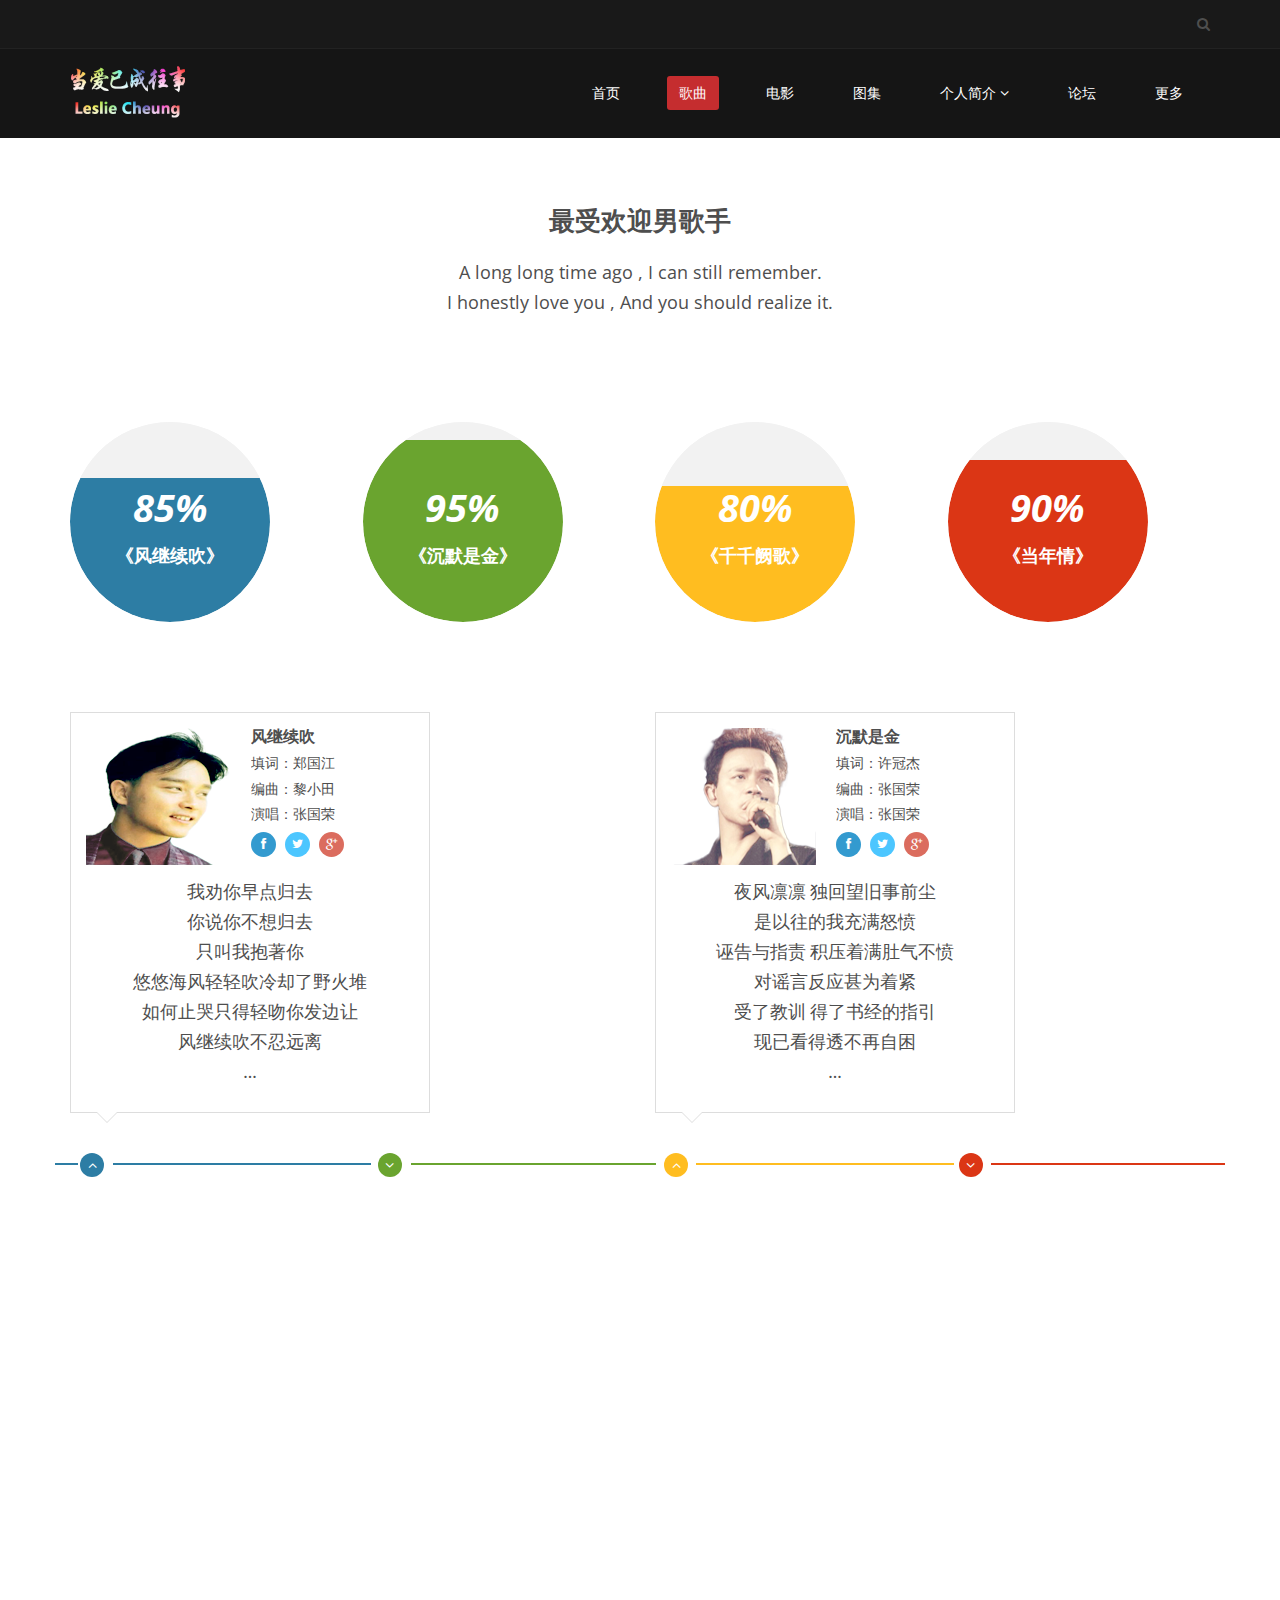
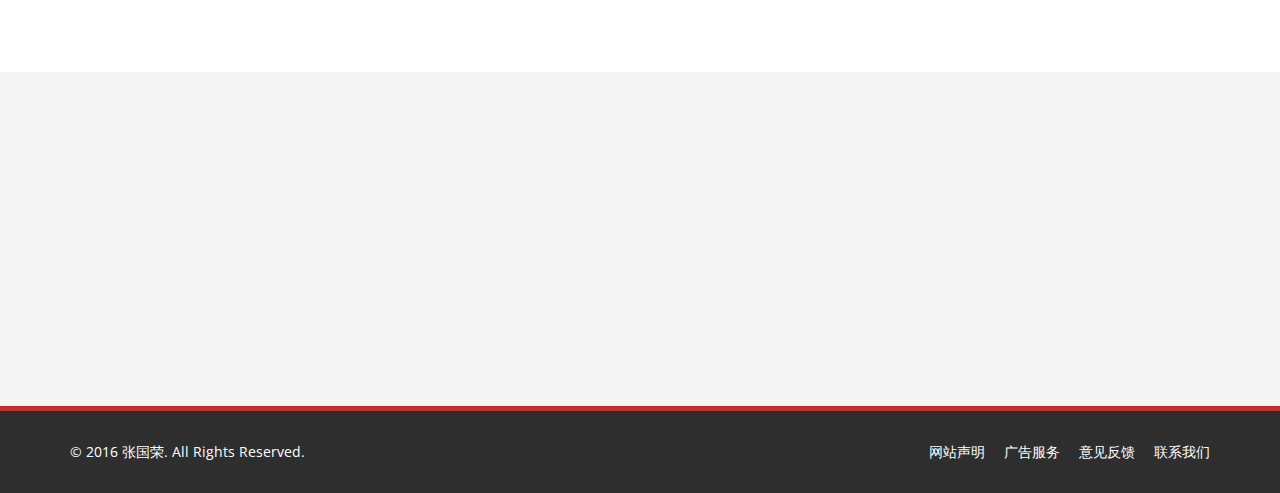
<file: songs.html>
﻿<!DOCTYPE html>
<html lang="en">
<head>
    <meta charset="utf-8">
    <meta name="viewport" content="width=device-width, initial-scale=1.0">
    <meta name="description" content="">
    <meta name="author" content="">
    <title>张国荣 | Songs</title>
	
	<!-- core CSS -->
    <link href="css/bootstrap.min.css" rel="stylesheet">
    <link href="css/font-awesome.min.css" rel="stylesheet">
    <link href="css/prettyPhoto.css" rel="stylesheet">
    <link href="css/animate.min.css" rel="stylesheet">
	<link href="css/main.css" rel="stylesheet">
    <link href="css/responsive.css" rel="stylesheet">
	
    <!--[if lt IE 9]>
    <script src="js/html5shiv.js"></script>
    <script src="js/respond.min.js"></script>
    <![endif]-->       
    <link rel="shortcut icon" href="images/ico/favicon.ico">
    <link rel="apple-touch-icon-precomposed" sizes="144x144" href="images/ico/apple-touch-icon-144-precomposed.png">
    <link rel="apple-touch-icon-precomposed" sizes="114x114" href="images/ico/apple-touch-icon-114-precomposed.png">
    <link rel="apple-touch-icon-precomposed" sizes="72x72" href="images/ico/apple-touch-icon-72-precomposed.png">
    <link rel="apple-touch-icon-precomposed" href="images/ico/apple-touch-icon-57-precomposed.png">
</head><!--/head-->

<body>

	<header id="header">
		<div class="top-bar">
			<div class="container">
				<div class="search">
					<form role="form">
						<input type="text" class="search-form" autocomplete="off" placeholder="Search">
						<i class="fa fa-search"></i>
					</form>
				</div>
			</div><!--/.container-->
		</div><!--/.top-bar-->

		<nav class="navbar navbar-inverse" role="banner">
			<div class="container">
				<div class="navbar-header">
					<button type="button" class="navbar-toggle" data-toggle="collapse" data-target=".navbar-collapse">
						<span class="sr-only">Toggle navigation</span>
						<span class="icon-bar"></span>
						<span class="icon-bar"></span>
						<span class="icon-bar"></span>
					</button>
					<a class="navbar-brand" href="index.html"><img src="images/logo.png" alt="logo"></a>
				</div>

				<div class="collapse navbar-collapse navbar-right">
					<ul class="nav navbar-nav">
						<li ><a href="index.html">首页</a></li>
						<li class="active"><a href="songs.html">歌曲</a></li>
						<li><a href="movies.html">电影</a></li>
						<li><a href="photos.html">图集</a></li>
						<li class="dropdown">
							<a href="#" class="dropdown-toggle" data-toggle="dropdown">个人简介 <i class="fa fa-angle-down"></i></a>
							<ul class="dropdown-menu">
								<li><a href="#">演艺生涯</a></li>
								<li><a href="#">音乐时代</a></li>
								<li><a href="#">主要作品</a></li>
								<li><a href="#">社会活动</a></li>
							</ul>
						</li>
						<li><a href="#">论坛</a></li>
						<li><a href="#">更多</a></li>
					</ul>
				</div>
			</div><!--/.container-->
		</nav><!--/nav-->

	</header><!--/header-->

    <section id="songs">
        <div class="container">
			<!-- Our Skill -->
			<div class="skill-wrap clearfix">
			
				<div class="center wow fadeInDown">
					<h2>最受欢迎男歌手</h2>
					<p class="lead">A long long time ago , I can still remember.<br/>I honestly love you , And you should realize it.</p>
				</div>
				
				<div class="row">
		
					<div class="col-sm-3">
						<div class="sinlge-skill wow fadeInDown" data-wow-duration="1000ms" data-wow-delay="300ms">
							<div class="joomla-skill">                                   
								<p><em>85%</em></p>
								<p>《风继续吹》</p>
							</div>
						</div>
					</div>
					
					 <div class="col-sm-3">
						<div class="sinlge-skill wow fadeInDown" data-wow-duration="1000ms" data-wow-delay="600ms">
							<div class="html-skill">                                  
								<p><em>95%</em></p>
								<p>《沉默是金》</p>
							</div>
						</div>
					</div>
					
					<div class="col-sm-3">
						<div class="sinlge-skill wow fadeInDown" data-wow-duration="1000ms" data-wow-delay="900ms">
							<div class="css-skill">                                    
								<p><em>80%</em></p>
								<p>《千千阙歌》</p>
							</div>
						</div>
					</div>
					
					 <div class="col-sm-3">
						<div class="sinlge-skill wow fadeInDown" data-wow-duration="1000ms" data-wow-delay="1200ms">
							<div class="wp-skill">
								<p><em>90%</em></p>
								<p>《当年情》</p>
							</div>
						</div>
					</div>
					
				</div>
	
            </div><!--/.our-skill-->
			

			<!-- our-team -->
			<div class="team">
				<div class="row clearfix">
					<div class="col-md-4 col-sm-6">	
						<div class="single-profile-top wow fadeInDown" data-wow-duration="1000ms" data-wow-delay="300ms">
							<div class="media">
								<div class="pull-left">
									<a href="#"><img class="media-object" src="images/man1.png" alt=""></a>
								</div>
								<div class="media-body">
									<h4>风继续吹</h4>
									<h5>填词：郑国江</h5>
									<h5>编曲：黎小田</h5>
									<h5>演唱：张国荣</h5>
									<ul class="social_icons">
										<li><a href="#"><i class="fa fa-facebook"></i></a></li>
										<li><a href="#"><i class="fa fa-twitter"></i></a></li> 
										<li><a href="#"><i class="fa fa-google-plus"></i></a></li>
									</ul>
								</div>
							</div><!--/.media -->
							<p>我劝你早点归去<br/>
								你说你不想归去<br/>
								只叫我抱著你<br/>
								悠悠海风轻轻吹冷却了野火堆<br/>
								如何止哭只得轻吻你发边让<br/>
								风继续吹不忍远离<br/>
								...</p>
						</div>
					</div><!--/.col-lg-4 -->
					
					
					<div class="col-md-4 col-sm-6 col-md-offset-2">	
						<div class="single-profile-top wow fadeInDown" data-wow-duration="1000ms" data-wow-delay="300ms">
							<div class="media">
								<div class="pull-left">
									<a href="#"><img class="media-object" src="images/man2.png" alt=""></a>
								</div>
								<div class="media-body">
									<h4>沉默是金</h4>
									<h5>填词：许冠杰</h5>
									<h5>编曲：张国荣</h5>
									<h5>演唱：张国荣</h5>
									<ul class="social_icons">
										<li><a href="#"><i class="fa fa-facebook"></i></a></li>
										<li><a href="#"><i class="fa fa-twitter"></i></a></li>
										<li><a href="#"><i class="fa fa-google-plus"></i></a></li>
									</ul>
								</div>
							</div><!--/.media -->
							<p>夜风凛凛 独回望旧事前尘<br/>
								是以往的我充满怒愤<br/>
								诬告与指责 积压着满肚气不愤<br/>
								对谣言反应甚为着紧<br/>
								受了教训 得了书经的指引<br/>
								现已看得透不再自困<br/>
								...</p>
						</div>
					</div><!--/.col-lg-4 -->					
				</div> <!--/.row -->
				<div class="row team-bar">
					<div class="first-one-arrow hidden-xs">
						<hr>
					</div>
					<div class="first-arrow hidden-xs">
						<hr> <i class="fa fa-angle-up"></i>
					</div>
					<div class="second-arrow hidden-xs">
						<hr> <i class="fa fa-angle-down"></i>
					</div>
					<div class="third-arrow hidden-xs">
						<hr> <i class="fa fa-angle-up"></i>
					</div>
					<div class="fourth-arrow hidden-xs">
						<hr> <i class="fa fa-angle-down"></i>
					</div>
				</div> <!--skill_border-->       

				<div class="row clearfix">   
					<div class="col-md-4 col-sm-6 col-md-offset-2">	
						<div class="single-profile-bottom wow fadeInUp" data-wow-duration="1000ms" data-wow-delay="600ms">
							<div class="media">
								<div class="pull-left">
									<a href="#"><img class="media-object" src="images/man3.png" alt=""></a>
								</div>

								<div class="media-body">
									<h4>千千阙歌 </h4>
									<h5>填词：林振强 </h5>
									<h5>编曲：顾嘉辉 </h5>
									<h5>演唱：张国荣</h5>
									<ul class="social_icons">
										<li><a href="#"><i class="fa fa-facebook"></i></a></li>
										<li><a href="#"><i class="fa fa-twitter"></i></a></li> 
										<li><a href="#"><i class="fa fa-google-plus"></i></a></li>
									</ul>
								</div>
							</div><!--/.media -->
							<p>来日纵是千千阙歌<br/>
								飘于远方我路上<br/>
								来日纵是千千晚星<br/>
								亮过今晚月亮<br/>
								都比不起这宵美丽<br/>
								亦绝不可使我更欣赏<br/>
								...</p>
						</div>
					</div>
					<div class="col-md-4 col-sm-6 col-md-offset-2">
						<div class="single-profile-bottom wow fadeInUp" data-wow-duration="1000ms" data-wow-delay="600ms">
							<div class="media">
								<div class="pull-left">
									<a href="#"><img class="media-object" src="images/man4.png" alt=""></a>
								</div>
								<div class="media-body">
									<h4>当年情 </h4>
									<h5>填词：黄沾 </h5>
									<h5>编曲：顾嘉辉 </h5>
									<h5>演唱：张国荣</h5>
									<ul class="social_icons">
										<li><a href="#"><i class="fa fa-facebook"></i></a></li>
										<li><a href="#"><i class="fa fa-twitter"></i></a></li>
										<li><a href="#"><i class="fa fa-google-plus"></i></a></li>
									</ul>
								</div>
							</div><!--/.media -->
							<p>轻轻笑声 在为我送温暖<br/>
								你为我注入快乐强电<br/>
								轻轻说声 漫长路快要走过<br/>
								终于走过明媚晴天<br/>
								声声欢呼跃起 象红日发放金箭<br/>
								我伴你往日笑面重现<br/>
								...</p>
						</div>
					</div>
				</div>	<!--/.row-->
			</div><!--section-->
		</div><!--/.container-->
    </section><!--/songs-->

	<section id="bottom">
		<div class="container wow fadeInDown" data-wow-duration="1000ms" data-wow-delay="600ms">
			<div class="row">
				<div class="col-md-3 col-sm-6">
					<div class="widget">
						<h3>会员VIP</h3>
						<ul>
							<li><a href="#">关于我们</a></li>
							<li><a href="#">join us</a></li>
							<li><a href="#">会员注册</a></li>
							<li><a href="#">支付方式</a></li>
							<li><a href="#">致谢名单</a></li>
						</ul>
					</div>
				</div><!--/.col-md-3-->

				<div class="col-md-3 col-sm-6">
					<div class="widget">
						<h3>网站信息</h3>
						<ul>
							<li><a href="#">版权归属</a></li>
							<li><a href="#">用户条款</a></li>
							<li><a href="#">论坛交流</a></li>
							<li><a href="#">E-mail</a></li>
							<li><a href="#">客服中心</a></li>
						</ul>
					</div>
				</div><!--/.col-md-3-->

				<div class="col-md-3 col-sm-6">
					<div class="widget">
						<h3>合作伙伴</h3>
						<ul>
							<li><a href="#">阿里音乐</a></li>
							<li><a href="#">百度云知道</a></li>
							<li><a href="#">优酷网</a></li>
							<li><a href="#">趣来网</a></li>
							<li><a href="#">58同城</a></li>
						</ul>
					</div>
				</div><!--/.col-md-3-->

				<div class="col-md-3 col-sm-6">
					<div class="widget">
						<h3>友情链接</h3>
						<ul>
							<li><a href="#">张国荣歌友会</a></li>
							<li><a href="#">新浪微博</a></li>
							<li><a href="#">facebook</a></li>
							<li><a href="#">网易新闻</a></li>
							<li><a href="#">MTV电台</a></li>
						</ul>
					</div>
				</div><!--/.col-md-3-->
			</div>
		</div>
	</section><!--/#bottom-->

	<footer id="footer" class="midnight-blue">
		<div class="container">
			<div class="row">
				<div class="col-sm-6">
					&copy; 2016 <a  href="#" >张国荣</a>. All Rights Reserved.
				</div>
				<div class="col-sm-6">
					<ul class="pull-right">
						<li><a href="#">网站声明</a></li>
						<li><a href="#">广告服务</a></li>
						<li><a href="#">意见反馈</a></li>
						<li><a href="#">联系我们</a></li>
					</ul>
				</div>
			</div>
		</div>
	</footer><!--/#footer-->
    

    <script src="js/jquery.js"></script>
    <script type="text/javascript">
        $('.carousel').carousel()
    </script>
    <script src="js/bootstrap.min.js"></script>
    <script src="js/jquery.prettyPhoto.js"></script>
    <script src="js/jquery.isotope.min.js"></script>
    <script src="js/main.js"></script>
    <script src="js/wow.min.js"></script>
</body>
</html>
</file>
<file: css/prettyPhoto.css>
div.pp_default .pp_top,div.pp_default .pp_top .pp_middle,div.pp_default .pp_top .pp_left,div.pp_default .pp_top .pp_right,div.pp_default .pp_bottom,div.pp_default .pp_bottom .pp_left,div.pp_default .pp_bottom .pp_middle,div.pp_default .pp_bottom .pp_right{height:13px}
div.pp_default .pp_top .pp_left{background:url(../images/prettyPhoto/default/sprite.png) -78px -93px no-repeat}
div.pp_default .pp_top .pp_middle{background:url(../images/prettyPhoto/default/sprite_x.png) top left repeat-x}
div.pp_default .pp_top .pp_right{background:url(../images/prettyPhoto/default/sprite.png) -112px -93px no-repeat}
div.pp_default .pp_content .ppt{color:#f8f8f8}
div.pp_default .pp_content_container .pp_left{background:url(../images/prettyPhoto/default/sprite_y.png) -7px 0 repeat-y;padding-left:13px}
div.pp_default .pp_content_container .pp_right{background:url(../images/prettyPhoto/default/sprite_y.png) top right repeat-y;padding-right:13px}
div.pp_default .pp_next:hover{background:url(../images/prettyPhoto/default/sprite_next.png) center right no-repeat;cursor:pointer}
div.pp_default .pp_previous:hover{background:url(../images/prettyPhoto/default/sprite_prev.png) center left no-repeat;cursor:pointer}
div.pp_default .pp_expand{background:url(../images/prettyPhoto/default/sprite.png) 0 -29px no-repeat;cursor:pointer;width:28px;height:28px}
div.pp_default .pp_expand:hover{background:url(../images/prettyPhoto/default/sprite.png) 0 -56px no-repeat;cursor:pointer}
div.pp_default .pp_contract{background:url(../images/prettyPhoto/default/sprite.png) 0 -84px no-repeat;cursor:pointer;width:28px;height:28px}
div.pp_default .pp_contract:hover{background:url(../images/prettyPhoto/default/sprite.png) 0 -113px no-repeat;cursor:pointer}
div.pp_default .pp_close{width:30px;height:30px;background:url(../images/prettyPhoto/default/sprite.png) 2px 1px no-repeat;cursor:pointer}
div.pp_default .pp_gallery ul li a{background:url(../images/prettyPhoto/default/default_thumb.png) center center #f8f8f8;border:1px solid #aaa}
div.pp_default .pp_social{margin-top:7px}
div.pp_default .pp_gallery a.pp_arrow_previous,div.pp_default .pp_gallery a.pp_arrow_next{position:static;left:auto}
div.pp_default .pp_nav .pp_play,div.pp_default .pp_nav .pp_pause{background:url(../images/prettyPhoto/default/sprite.png) -51px 1px no-repeat;height:30px;width:30px}
div.pp_default .pp_nav .pp_pause{background-position:-51px -29px}
div.pp_default a.pp_arrow_previous,div.pp_default a.pp_arrow_next{background:url(../images/prettyPhoto/default/sprite.png) -31px -3px no-repeat;height:20px;width:20px;margin:4px 0 0}
div.pp_default a.pp_arrow_next{left:52px;background-position:-82px -3px}
div.pp_default .pp_content_container .pp_details{margin-top:5px}
div.pp_default .pp_nav{clear:none;height:30px;width:110px;position:relative}
div.pp_default .pp_nav .currentTextHolder{font-family:Georgia;font-style:italic;color:#999;font-size:11px;left:75px;line-height:25px;position:absolute;top:2px;margin:0;padding:0 0 0 10px}
div.pp_default .pp_close:hover,div.pp_default .pp_nav .pp_play:hover,div.pp_default .pp_nav .pp_pause:hover,div.pp_default .pp_arrow_next:hover,div.pp_default .pp_arrow_previous:hover{opacity:0.7}
div.pp_default .pp_description{font-size:11px;font-weight:700;line-height:14px;margin:5px 50px 5px 0}
div.pp_default .pp_bottom .pp_left{background:url(../images/prettyPhoto/default/sprite.png) -78px -127px no-repeat}
div.pp_default .pp_bottom .pp_middle{background:url(../images/prettyPhoto/default/sprite_x.png) bottom left repeat-x}
div.pp_default .pp_bottom .pp_right{background:url(../images/prettyPhoto/default/sprite.png) -112px -127px no-repeat}
div.pp_default .pp_loaderIcon{background:url(../images/prettyPhoto/default/loader.gif) center center no-repeat}
div.light_rounded .pp_top .pp_left{background:url(../images/prettyPhoto/light_rounded/sprite.png) -88px -53px no-repeat}
div.light_rounded .pp_top .pp_right{background:url(../images/prettyPhoto/light_rounded/sprite.png) -110px -53px no-repeat}
div.light_rounded .pp_next:hover{background:url(../images/prettyPhoto/light_rounded/btnNext.png) center right no-repeat;cursor:pointer}
div.light_rounded .pp_previous:hover{background:url(../images/prettyPhoto/light_rounded/btnPrevious.png) center left no-repeat;cursor:pointer}
div.light_rounded .pp_expand{background:url(../images/prettyPhoto/light_rounded/sprite.png) -31px -26px no-repeat;cursor:pointer}
div.light_rounded .pp_expand:hover{background:url(../images/prettyPhoto/light_rounded/sprite.png) -31px -47px no-repeat;cursor:pointer}
div.light_rounded .pp_contract{background:url(../images/prettyPhoto/light_rounded/sprite.png) 0 -26px no-repeat;cursor:pointer}
div.light_rounded .pp_contract:hover{background:url(../images/prettyPhoto/light_rounded/sprite.png) 0 -47px no-repeat;cursor:pointer}
div.light_rounded .pp_close{width:75px;height:22px;background:url(../images/prettyPhoto/light_rounded/sprite.png) -1px -1px no-repeat;cursor:pointer}
div.light_rounded .pp_nav .pp_play{background:url(../images/prettyPhoto/light_rounded/sprite.png) -1px -100px no-repeat;height:15px;width:14px}
div.light_rounded .pp_nav .pp_pause{background:url(../images/prettyPhoto/light_rounded/sprite.png) -24px -100px no-repeat;height:15px;width:14px}
div.light_rounded .pp_arrow_previous{background:url(../images/prettyPhoto/light_rounded/sprite.png) 0 -71px no-repeat}
div.light_rounded .pp_arrow_next{background:url(../images/prettyPhoto/light_rounded/sprite.png) -22px -71px no-repeat}
div.light_rounded .pp_bottom .pp_left{background:url(../images/prettyPhoto/light_rounded/sprite.png) -88px -80px no-repeat}
div.light_rounded .pp_bottom .pp_right{background:url(../images/prettyPhoto/light_rounded/sprite.png) -110px -80px no-repeat}
div.dark_rounded .pp_top .pp_left{background:url(../images/prettyPhoto/dark_rounded/sprite.png) -88px -53px no-repeat}
div.dark_rounded .pp_top .pp_right{background:url(../images/prettyPhoto/dark_rounded/sprite.png) -110px -53px no-repeat}
div.dark_rounded .pp_content_container .pp_left{background:url(../images/prettyPhoto/dark_rounded/contentPattern.png) top left repeat-y}
div.dark_rounded .pp_content_container .pp_right{background:url(../images/prettyPhoto/dark_rounded/contentPattern.png) top right repeat-y}
div.dark_rounded .pp_next:hover{background:url(../images/prettyPhoto/dark_rounded/btnNext.png) center right no-repeat;cursor:pointer}
div.dark_rounded .pp_previous:hover{background:url(../images/prettyPhoto/dark_rounded/btnPrevious.png) center left no-repeat;cursor:pointer}
div.dark_rounded .pp_expand{background:url(../images/prettyPhoto/dark_rounded/sprite.png) -31px -26px no-repeat;cursor:pointer}
div.dark_rounded .pp_expand:hover{background:url(../images/prettyPhoto/dark_rounded/sprite.png) -31px -47px no-repeat;cursor:pointer}
div.dark_rounded .pp_contract{background:url(../images/prettyPhoto/dark_rounded/sprite.png) 0 -26px no-repeat;cursor:pointer}
div.dark_rounded .pp_contract:hover{background:url(../images/prettyPhoto/dark_rounded/sprite.png) 0 -47px no-repeat;cursor:pointer}
div.dark_rounded .pp_close{width:75px;height:22px;background:url(../images/prettyPhoto/dark_rounded/sprite.png) -1px -1px no-repeat;cursor:pointer}
div.dark_rounded .pp_description{margin-right:85px;color:#fff}
div.dark_rounded .pp_nav .pp_play{background:url(../images/prettyPhoto/dark_rounded/sprite.png) -1px -100px no-repeat;height:15px;width:14px}
div.dark_rounded .pp_nav .pp_pause{background:url(../images/prettyPhoto/dark_rounded/sprite.png) -24px -100px no-repeat;height:15px;width:14px}
div.dark_rounded .pp_arrow_previous{background:url(../images/prettyPhoto/dark_rounded/sprite.png) 0 -71px no-repeat}
div.dark_rounded .pp_arrow_next{background:url(../images/prettyPhoto/dark_rounded/sprite.png) -22px -71px no-repeat}
div.dark_rounded .pp_bottom .pp_left{background:url(../images/prettyPhoto/dark_rounded/sprite.png) -88px -80px no-repeat}
div.dark_rounded .pp_bottom .pp_right{background:url(../images/prettyPhoto/dark_rounded/sprite.png) -110px -80px no-repeat}
div.dark_rounded .pp_loaderIcon{background:url(../images/prettyPhoto/dark_rounded/loader.gif) center center no-repeat}
div.dark_square .pp_left,div.dark_square .pp_middle,div.dark_square .pp_right,div.dark_square .pp_content{background:#000}
div.dark_square .pp_description{color:#fff;margin:0 85px 0 0}
div.dark_square .pp_loaderIcon{background:url(../images/prettyPhoto/dark_square/loader.gif) center center no-repeat}
div.dark_square .pp_expand{background:url(../images/prettyPhoto/dark_square/sprite.png) -31px -26px no-repeat;cursor:pointer}
div.dark_square .pp_expand:hover{background:url(../images/prettyPhoto/dark_square/sprite.png) -31px -47px no-repeat;cursor:pointer}
div.dark_square .pp_contract{background:url(../images/prettyPhoto/dark_square/sprite.png) 0 -26px no-repeat;cursor:pointer}
div.dark_square .pp_contract:hover{background:url(../images/prettyPhoto/dark_square/sprite.png) 0 -47px no-repeat;cursor:pointer}
div.dark_square .pp_close{width:75px;height:22px;background:url(../images/prettyPhoto/dark_square/sprite.png) -1px -1px no-repeat;cursor:pointer}
div.dark_square .pp_nav{clear:none}
div.dark_square .pp_nav .pp_play{background:url(../images/prettyPhoto/dark_square/sprite.png) -1px -100px no-repeat;height:15px;width:14px}
div.dark_square .pp_nav .pp_pause{background:url(../images/prettyPhoto/dark_square/sprite.png) -24px -100px no-repeat;height:15px;width:14px}
div.dark_square .pp_arrow_previous{background:url(../images/prettyPhoto/dark_square/sprite.png) 0 -71px no-repeat}
div.dark_square .pp_arrow_next{background:url(../images/prettyPhoto/dark_square/sprite.png) -22px -71px no-repeat}
div.dark_square .pp_next:hover{background:url(../images/prettyPhoto/dark_square/btnNext.png) center right no-repeat;cursor:pointer}
div.dark_square .pp_previous:hover{background:url(../images/prettyPhoto/dark_square/btnPrevious.png) center left no-repeat;cursor:pointer}
div.light_square .pp_expand{background:url(../images/prettyPhoto/light_square/sprite.png) -31px -26px no-repeat;cursor:pointer}
div.light_square .pp_expand:hover{background:url(../images/prettyPhoto/light_square/sprite.png) -31px -47px no-repeat;cursor:pointer}
div.light_square .pp_contract{background:url(../images/prettyPhoto/light_square/sprite.png) 0 -26px no-repeat;cursor:pointer}
div.light_square .pp_contract:hover{background:url(../images/prettyPhoto/light_square/sprite.png) 0 -47px no-repeat;cursor:pointer}
div.light_square .pp_close{width:75px;height:22px;background:url(../images/prettyPhoto/light_square/sprite.png) -1px -1px no-repeat;cursor:pointer}
div.light_square .pp_nav .pp_play{background:url(../images/prettyPhoto/light_square/sprite.png) -1px -100px no-repeat;height:15px;width:14px}
div.light_square .pp_nav .pp_pause{background:url(../images/prettyPhoto/light_square/sprite.png) -24px -100px no-repeat;height:15px;width:14px}
div.light_square .pp_arrow_previous{background:url(../images/prettyPhoto/light_square/sprite.png) 0 -71px no-repeat}
div.light_square .pp_arrow_next{background:url(../images/prettyPhoto/light_square/sprite.png) -22px -71px no-repeat}
div.light_square .pp_next:hover{background:url(../images/prettyPhoto/light_square/btnNext.png) center right no-repeat;cursor:pointer}
div.light_square .pp_previous:hover{background:url(../images/prettyPhoto/light_square/btnPrevious.png) center left no-repeat;cursor:pointer}
div.facebook .pp_top .pp_left{background:url(../images/prettyPhoto/facebook/sprite.png) -88px -53px no-repeat}
div.facebook .pp_top .pp_middle{background:url(../images/prettyPhoto/facebook/contentPatternTop.png) top left repeat-x}
div.facebook .pp_top .pp_right{background:url(../images/prettyPhoto/facebook/sprite.png) -110px -53px no-repeat}
div.facebook .pp_content_container .pp_left{background:url(../images/prettyPhoto/facebook/contentPatternLeft.png) top left repeat-y}
div.facebook .pp_content_container .pp_right{background:url(../images/prettyPhoto/facebook/contentPatternRight.png) top right repeat-y}
div.facebook .pp_expand{background:url(../images/prettyPhoto/facebook/sprite.png) -31px -26px no-repeat;cursor:pointer}
div.facebook .pp_expand:hover{background:url(../images/prettyPhoto/facebook/sprite.png) -31px -47px no-repeat;cursor:pointer}
div.facebook .pp_contract{background:url(../images/prettyPhoto/facebook/sprite.png) 0 -26px no-repeat;cursor:pointer}
div.facebook .pp_contract:hover{background:url(../images/prettyPhoto/facebook/sprite.png) 0 -47px no-repeat;cursor:pointer}
div.facebook .pp_close{width:22px;height:22px;background:url(../images/prettyPhoto/facebook/sprite.png) -1px -1px no-repeat;cursor:pointer}
div.facebook .pp_description{margin:0 37px 0 0}
div.facebook .pp_loaderIcon{background:url(../images/prettyPhoto/facebook/loader.gif) center center no-repeat}
div.facebook .pp_arrow_previous{background:url(../images/prettyPhoto/facebook/sprite.png) 0 -71px no-repeat;height:22px;margin-top:0;width:22px}
div.facebook .pp_arrow_previous.disabled{background-position:0 -96px;cursor:default}
div.facebook .pp_arrow_next{background:url(../images/prettyPhoto/facebook/sprite.png) -32px -71px no-repeat;height:22px;margin-top:0;width:22px}
div.facebook .pp_arrow_next.disabled{background-position:-32px -96px;cursor:default}
div.facebook .pp_nav{margin-top:0}
div.facebook .pp_nav p{font-size:15px;padding:0 3px 0 4px}
div.facebook .pp_nav .pp_play{background:url(../images/prettyPhoto/facebook/sprite.png) -1px -123px no-repeat;height:22px;width:22px}
div.facebook .pp_nav .pp_pause{background:url(../images/prettyPhoto/facebook/sprite.png) -32px -123px no-repeat;height:22px;width:22px}
div.facebook .pp_next:hover{background:url(../images/prettyPhoto/facebook/btnNext.png) center right no-repeat;cursor:pointer}
div.facebook .pp_previous:hover{background:url(../images/prettyPhoto/facebook/btnPrevious.png) center left no-repeat;cursor:pointer}
div.facebook .pp_bottom .pp_left{background:url(../images/prettyPhoto/facebook/sprite.png) -88px -80px no-repeat}
div.facebook .pp_bottom .pp_middle{background:url(../images/prettyPhoto/facebook/contentPatternBottom.png) top left repeat-x}
div.facebook .pp_bottom .pp_right{background:url(../images/prettyPhoto/facebook/sprite.png) -110px -80px no-repeat}
div.pp_pic_holder a:focus{outline:none}
div.pp_overlay{background:#000;display:none;left:0;position:absolute;top:0;width:100%;z-index:9500}
div.pp_pic_holder{display:none;position:absolute;width:100px;z-index:10000}
.pp_content{height:40px;min-width:40px}
* html .pp_content{width:40px}
.pp_content_container{position:relative;text-align:left;width:100%}
.pp_content_container .pp_left{padding-left:20px}
.pp_content_container .pp_right{padding-right:20px}
.pp_content_container .pp_details{float:left;margin:10px 0 2px}
.pp_description{display:none;margin:0}
.pp_social{float:left;margin:0}
.pp_social .facebook{float:left;margin-left:5px;width:55px;overflow:hidden}
.pp_social .twitter{float:left}
.pp_nav{clear:right;float:left;margin:3px 10px 0 0}
.pp_nav p{float:left;white-space:nowrap;margin:2px 4px}
.pp_nav .pp_play,.pp_nav .pp_pause{float:left;margin-right:4px;text-indent:-10000px}
a.pp_arrow_previous,a.pp_arrow_next{display:block;float:left;height:15px;margin-top:3px;overflow:hidden;text-indent:-10000px;width:14px}
.pp_hoverContainer{position:absolute;top:0;width:100%;z-index:2000}
.pp_gallery{display:none;left:50%;margin-top:-50px;position:absolute;z-index:10000}
.pp_gallery div{float:left;overflow:hidden;position:relative}
.pp_gallery ul{float:left;height:35px;position:relative;white-space:nowrap;margin:0 0 0 5px;padding:0}
.pp_gallery ul a{border:1px rgba(0,0,0,0.5) solid;display:block;float:left;height:33px;overflow:hidden}
.pp_gallery ul a img{border:0}
.pp_gallery li{display:block;float:left;margin:0 5px 0 0;padding:0}
.pp_gallery li.default a{background:url(../images/prettyPhoto/facebook/default_thumbnail.gif) 0 0 no-repeat;display:block;height:33px;width:50px}
.pp_gallery .pp_arrow_previous,.pp_gallery .pp_arrow_next{margin-top:7px!important}
a.pp_next{background:url(../images/prettyPhoto/light_rounded/btnNext.png) 10000px 10000px no-repeat;display:block;float:right;height:100%;text-indent:-10000px;width:49%}
a.pp_previous{background:url(../images/prettyPhoto/light_rounded/btnNext.png) 10000px 10000px no-repeat;display:block;float:left;height:100%;text-indent:-10000px;width:49%}
a.pp_expand,a.pp_contract{cursor:pointer;display:none;height:20px;position:absolute;right:30px;text-indent:-10000px;top:10px;width:20px;z-index:20000}
a.pp_close{position:absolute;right:0;top:0;display:block;line-height:22px;text-indent:-10000px}
.pp_loaderIcon{display:block;height:24px;left:50%;position:absolute;top:50%;width:24px;margin:-12px 0 0 -12px}
#pp_full_res{line-height:1!important}
#pp_full_res .pp_inline{text-align:left}
#pp_full_res .pp_inline p{margin:0 0 15px}
div.ppt{color:#fff;display:none;font-size:17px;z-index:9999;margin:0 0 5px 15px}
div.pp_default .pp_content,div.light_rounded .pp_content{background-color:#fff}
div.pp_default #pp_full_res .pp_inline,div.light_rounded .pp_content .ppt,div.light_rounded #pp_full_res .pp_inline,div.light_square .pp_content .ppt,div.light_square #pp_full_res .pp_inline,div.facebook .pp_content .ppt,div.facebook #pp_full_res .pp_inline{color:#000}
div.pp_default .pp_gallery ul li a:hover,div.pp_default .pp_gallery ul li.selected a,.pp_gallery ul a:hover,.pp_gallery li.selected a{border-color:#fff}
div.pp_default .pp_details,div.light_rounded .pp_details,div.dark_rounded .pp_details,div.dark_square .pp_details,div.light_square .pp_details,div.facebook .pp_details{position:relative}
div.light_rounded .pp_top .pp_middle,div.light_rounded .pp_content_container .pp_left,div.light_rounded .pp_content_container .pp_right,div.light_rounded .pp_bottom .pp_middle,div.light_square .pp_left,div.light_square .pp_middle,div.light_square .pp_right,div.light_square .pp_content,div.facebook .pp_content{background:#fff}
div.light_rounded .pp_description,div.light_square .pp_description{margin-right:85px}
div.light_rounded .pp_gallery a.pp_arrow_previous,div.light_rounded .pp_gallery a.pp_arrow_next,div.dark_rounded .pp_gallery a.pp_arrow_previous,div.dark_rounded .pp_gallery a.pp_arrow_next,div.dark_square .pp_gallery a.pp_arrow_previous,div.dark_square .pp_gallery a.pp_arrow_next,div.light_square .pp_gallery a.pp_arrow_previous,div.light_square .pp_gallery a.pp_arrow_next{margin-top:12px!important}
div.light_rounded .pp_arrow_previous.disabled,div.dark_rounded .pp_arrow_previous.disabled,div.dark_square .pp_arrow_previous.disabled,div.light_square .pp_arrow_previous.disabled{background-position:0 -87px;cursor:default}
div.light_rounded .pp_arrow_next.disabled,div.dark_rounded .pp_arrow_next.disabled,div.dark_square .pp_arrow_next.disabled,div.light_square .pp_arrow_next.disabled{background-position:-22px -87px;cursor:default}
div.light_rounded .pp_loaderIcon,div.light_square .pp_loaderIcon{background:url(../images/prettyPhoto/light_rounded/loader.gif) center center no-repeat}
div.dark_rounded .pp_top .pp_middle,div.dark_rounded .pp_content,div.dark_rounded .pp_bottom .pp_middle{background:url(../images/prettyPhoto/dark_rounded/contentPattern.png) top left repeat}
div.dark_rounded .currentTextHolder,div.dark_square .currentTextHolder{color:#c4c4c4}
div.dark_rounded #pp_full_res .pp_inline,div.dark_square #pp_full_res .pp_inline{color:#fff}
.pp_top,.pp_bottom{height:20px;position:relative}
* html .pp_top,* html .pp_bottom{padding:0 20px}
.pp_top .pp_left,.pp_bottom .pp_left{height:20px;left:0;position:absolute;width:20px}
.pp_top .pp_middle,.pp_bottom .pp_middle{height:20px;left:20px;position:absolute;right:20px}
* html .pp_top .pp_middle,* html .pp_bottom .pp_middle{left:0;position:static}
.pp_top .pp_right,.pp_bottom .pp_right{height:20px;left:auto;position:absolute;right:0;top:0;width:20px}
.pp_fade,.pp_gallery li.default a img{display:none}
</file>
<file: css/main.css>
@import url(http://fonts.googleapis.com/css?family=Open+Sans:300italic,400italic,600italic,700italic,800italic,400,600,700,300,800);


/*************************
*******Typography******
**************************/

body {
  background: #fff;
  font-family: 'Open Sans', sans-serif;
  color:#4e4e4e;
  line-height: 22px;
}

h1,
h2,
h3,
h4,
h5,
h6 {
  font-weight: 600; 
  font-family: 'Open Sans', sans-serif;
  color:#4e4e4e;
}

h1{
  font-size: 36px;
  color:#fff;
}

h2{
  font-size: 20px;
}

h3{
  font-size: 16px;
  color: #787878;
  font-weight: 400;
  line-height: 24px;
}

h4{
  font-size: 16px;
}

a {
  color: #c52d2f;
  -webkit-transition: color 300ms, background-color 300ms;
  -moz-transition: color 300ms, background-color 300ms;
  -o-transition:  color 300ms, background-color 300ms;
  transition:  color 300ms, background-color 300ms;
}

a:hover, a:focus {
  color: #d43133;
}

hr {
  border-top: 1px solid #e5e5e5;
  border-bottom: 1px solid #fff;
}


.btn-primary {
  padding: 8px 20px;
  background: #c52d2f;
  color: #fff;
  border-radius: 4px;
  border:none;
  margin-top: 10px;
}


.btn-primary:hover, 
.btn-primary:focus{
  background: #c52d2f;
  outline: none;
  box-shadow: none;
} 

.btn-transparent {
  border: 3px solid #fff;
  background: transparent;
  color: #fff;
}

.btn-transparent:hover {
  border-color: rgba(255, 255, 255, 0.5);
}

a:hover,
a:focus {
  color: #111;
  text-decoration: none;
  outline: none;
}

.dropdown-menu {
  margin-top: -1px;
  min-width: 180px;
}

.center h2{
  font-size: 26px;
  margin-top: 0;
  margin-bottom: 20px;
  font-family: '宋体';
}

.media>.pull-left{
  margin-right: 20px;
}

.media>.pull-right{
  margin-left: 20px;
}

body > section {
  padding: 70px 0;
}

.center {
  text-align: center;
  padding-bottom: 55px;
}

.scaleIn {
  -webkit-animation-name: scaleIn;
  animation-name: scaleIn;
}

.lead{
  font-size: 16px;
  line-height: 30px;
  font-weight: 400;
}

.transparent-bg {
  background-color: transparent !important;
  margin-bottom: 0;
}

@-webkit-keyframes scaleIn {
  0% {
    opacity: 0;
    -webkit-transform: scale(0);
    transform: scale(0);
  }

  100% {
    opacity: 1;
    -webkit-transform: scale(1);
    transform: scale(1);
  }
}

@keyframes scaleIn {
  0% {
    opacity: 0;
    -webkit-transform: scale(0);
    -ms-transform: scale(0);
    transform: scale(0);
  }

  100% {
    opacity: 1;
    -webkit-transform: scale(1);
    -ms-transform: scale(1);
    transform: scale(1);
  }
}


/*************************
*******Header******
**************************/

#header .search{
  display: inline-block;
  float:right;
}

.navbar>.container .navbar-brand{
  margin-left: 0;
}

.top-bar {
  padding: 10px 0;
  background: #191919;
  border-bottom: 1px solid #222;
  line-height: 28px;
}

input.search-form{
  background: transparent;
  border: 0 none;
  width: 70px;
  padding: 0 10px;
  color: #FFF;
  -webkit-transition: all 400ms;
  -moz-transition: all 400ms;
  -ms-transition: all 400ms;
  -o-transition: all 400ms;
  transition: all 400ms;
}

input.search-form::-webkit-input-placeholder{
  color: transparent;
}

input.search-form:hover::-webkit-input-placeholder {
  color: #fff;
}

input.search-form:hover {
  width: 135px;
  outline: 1px solid #96ff41;
}

.navbar-brand {
  padding: 0;
  margin:0;
}

.navbar {
  border-radius: 0;
  margin-bottom: 0;
  background: #151515;
  padding: 15px 0;
  padding-bottom: 0;
}

 .navbar-nav{
  margin-top: 12px;
 }

.navbar-nav>li{
  margin-left: 35px;
  padding-bottom: 28px;
}

.navbar-inverse .navbar-nav > li > a {
  padding: 5px 12px;
  margin: 0;
  border-radius: 3px;
  color: #fff;
  line-height: 24px;
  display: inline-block;
}

.navbar-inverse .navbar-nav > li > a:hover{
	background-color: #c52d2f;
  color: #fff;
}

.navbar-inverse {
  border: none;
}

.navbar-inverse .navbar-brand {
  font-size: 36px;
  line-height: 50px;
  color: #fff;
}

.navbar-inverse .navbar-nav > .active > a,
.navbar-inverse .navbar-nav > .active > a:hover,
.navbar-inverse .navbar-nav > .active > a:focus,
.navbar-inverse .navbar-nav > .open > a,
.navbar-inverse .navbar-nav > .open > a:hover,
.navbar-inverse .navbar-nav > .open > a:focus {
  background-color: #c52d2f;
  color: #fff;
}

.navbar-inverse .navbar-nav .dropdown-menu {
  background-color: rgba(0,0,0,.85);
  -webkit-box-shadow: 0 3px 8px rgba(0, 0, 0, 0.125);
  -moz-box-shadow: 0 3px 8px rgba(0, 0, 0, 0.125);
  box-shadow: 0 3px 8px rgba(0, 0, 0, 0.125);
  border: 0;
  padding: 0;
  margin-top: 0;
  border-top: 0;
  border-radius: 0;
  left: 0;
}

.navbar-inverse .navbar-nav .dropdown-menu:before{
  position: absolute;
  top:0;
}

.navbar-inverse .navbar-nav .dropdown-menu > li > a {
  padding: 8px 15px;
  color: #fff;
}

.navbar-inverse .navbar-nav .dropdown-menu > li:hover > a,
.navbar-inverse .navbar-nav .dropdown-menu > li:focus > a,
.navbar-inverse .navbar-nav .dropdown-menu > li.active > a {
  background-color: #c52d2f;
  color: #fff;
}

.navbar-inverse .navbar-nav .dropdown-menu > li:last-child > a {
  border-radius: 0 0 3px 3px;
}

.navbar-inverse .navbar-nav .dropdown-menu > li.divider {
  background-color: transparent;
}

.navbar-inverse .navbar-collapse,
.navbar-inverse .navbar-form {
  border-top: 0;
  padding-bottom: 0;
}


/*************************
*******Home Page******
**************************/


#main-slider {
  position: relative;
}

.no-margin {
  margin: 0;
  padding: 0;
}

#main-slider .carousel .carousel-content {
  margin-top: 150px;
}

#main-slider .carousel .slide-margin{
  margin-top: 140px;
}

#main-slider .carousel h2 {
  color: #fff;
}

#main-slider .carousel .btn-slide {
  padding: 8px 20px;
  background: #c52d2f;
  color: #fff;
  border-radius: 4px;
  margin-top: 25px;
  display: inline-block;
}
#main-slider .carousel .slider-img{
  text-align: right;
  position: absolute;
}


#main-slider .carousel .item {
  background-position: 50%;
  background-repeat: no-repeat;
  background-size: cover;
  left: 0 !important;
  opacity: 0;
  top: 0;
  position: absolute;
  width: 100%;
  display: block !important;
  height: 730px;
  -webkit-transition: opacity ease-in-out 500ms;
  -moz-transition: opacity ease-in-out 500ms;
  -o-transition: opacity ease-in-out 500ms;
  transition: opacity ease-in-out 500ms;
}

#main-slider .carousel .item:first-child {
  top: auto;
  position: relative;
}

#main-slider .carousel .item.active {
  opacity: 1;
  -webkit-transition: opacity ease-in-out 500ms;
  -moz-transition: opacity ease-in-out 500ms;
  -o-transition: opacity ease-in-out 500ms;
  transition: opacity ease-in-out 500ms;
  z-index: 1;
}

#main-slider .prev,
#main-slider .next {
  position: absolute;
  top: 50%;
  background-color: #c52d2f;
  color: #fff;
  display: inline-block;
  margin-top: -25px;
  height: 40px;
  line-height: 40px;
  width: 40px;
  line-height: 40px;
  text-align: center;
  border-radius: 4px;
  z-index: 5;
}

#main-slider .prev:hover,
#main-slider .next:hover {
  background-color: #000;
}

#main-slider .prev {
  left: 10px;
}

#main-slider .next {
  right: 10px;
}



#main-slider .active .animation.animated-item-1 {
  -webkit-animation: fadeInUp 300ms linear 300ms both;
  -moz-animation: fadeInUp 300ms linear 300ms both;
  -o-animation: fadeInUp 300ms linear 300ms both;
  -ms-animation: fadeInUp 300ms linear 300ms both;
  animation: fadeInUp 300ms linear 300ms both;
}

#main-slider .active .animation.animated-item-2 {
  -webkit-animation: fadeInUp 300ms linear 600ms both;
  -moz-animation: fadeInUp 300ms linear 600ms both;
  -o-animation: fadeInUp 300ms linear 600ms both;
  -ms-animation: fadeInUp 300ms linear 600ms both;
  animation: fadeInUp 300ms linear 600ms both;
}

#main-slider .active .animation.animated-item-3 {
  -webkit-animation: fadeInUp 300ms linear 900ms both;
  -moz-animation: fadeInUp 300ms linear 900ms both;
  -o-animation: fadeInUp 300ms linear 900ms both;
  -ms-animation: fadeInUp 300ms linear 900ms both;
  animation: fadeInUp 300ms linear 900ms both;
}

#main-slider .active .animation.animated-item-4 {
  -webkit-animation: fadeInUp 300ms linear 1200ms both;
  -moz-animation: fadeInUp 300ms linear 1200ms both;
  -o-animation: fadeInUp 300ms linear 1200ms both;
  -ms-animation: fadeInUp 300ms linear 1200ms both;
  animation: fadeInUp 300ms linear 1200ms both;
}

#feature {
  background: #f2f2f2;
  padding-bottom: 40px;
}

.features{
  padding: 0;
}

.feature-wrap {
  margin-bottom: 35px;
  overflow: hidden;
}

.feature-wrap h2{
  margin-top: 10px;
}

.feature-wrap .pull-left {
  margin-right: 25px;
}

.feature-wrap i{
  font-size: 48px;
  height: 110px;
  width: 110px;
  margin: 3px;
  border-radius: 100%;
  line-height: 110px;
  text-align:center;
  background: #ffffff;
  color: #c52d2f;
  border: 3px solid #ffffff;
  box-shadow: inset 0 0 0 5px #f2f2f2;
  -webkit-box-shadow: inset 0 0 0 5px #f2f2f2;
  -webkit-transition: 500ms;
  -moz-transition: 500ms;
  -o-transition: 500ms;
  transition: 500ms;
  float: left;
  margin-right: 25px;
}

.feature-wrap i:hover {
  background: #c52d2f;
  color: #fff;
  box-shadow: inset 0 0 0 5px #c52d2f;
  -webkit-box-shadow: inset 0 0 0 5px #c52d2f;
  border: 3px solid #c52d2f;
}

#recent-works .col-xs-12.col-sm-4.col-md-3{
  padding: 0;
}

#recent-works{
    padding-bottom: 70px;
}

.recent-work-wrap {
  position: relative;
  border:1px solid #8bbbff;
  margin:0 3px 3px 0;
}

.recent-work-wrap img{
  width: 100%;
}

.recent-work-wrap .recent-work-inner{
  top: 0;
  background: transparent;
  opacity: .8;
  width: 100%;
  border-radius: 0;
  margin-bottom: 0;
}

.recent-work-wrap .recent-work-inner h3{
  margin: 10px 0;
}

.recent-work-wrap .recent-work-inner h3 a{
  font-size: 24px;
  color: #fff;
}

.recent-work-wrap .overlay {
  position: absolute;
  top: 0;
  left: 0;
  width: 100%;
  height: 100%;
  opacity: 0;
  border-radius: 0;
  background: #c52d2f;
  color: #fff;
  vertical-align: middle;
  -webkit-transition: opacity 500ms;
  -moz-transition: opacity 500ms;
  -o-transition: opacity 500ms;
  transition: opacity 500ms;  
  padding: 30px;
}

.recent-work-wrap .overlay .preview {
  bottom: 0;
  display: inline-block;
  height: 35px;
  line-height: 35px;
  border-radius: 0;
  background: transparent;
  text-align: center;
  color: #fff;
}

.recent-work-wrap:hover .overlay {
  opacity: 1;
}

#middle {
  background: #f2f2f2;
}

.skill h2{
  margin-bottom: 25px;
}

.progress-wrap{
  position: relative;
}

.progress .color1 .bar-width{
  background: #5bb85b;
}

.progress .color2 .bar-width{
  background: #5ac0de;
}

.progress .color3 .bar-width{
  background: #efae4c;
}

.progress .color4 .bar-width{
  background: #d9514d;
}

.progress, 
.progress-bar {
  height: 15px;
  line-height: 15px;
  -webkit-box-shadow: none;
  -moz-box-shadow: none;
  box-shadow: none;
  border-radius: 0;
  overflow: visible;
  text-align: right;
}

.progress{
  position: relative;
}

.progress .bar-width{
  position: absolute;
  width: 40px;
  height: 20px;
  line-height: 20px;
  text-align: center;
  font-size: 12px;
  font-weight: 700;
  top: -30px;
  border-radius: 2px;
  margin-left: -30px;
}

.progress span{
  position: relative;
}

.progress span:before{
  content: " ";
  position: absolute;
  width: auto;
  height: auto;
  border-width: 8px 5px;
  border-style: solid;
  bottom: -15px;
  right: 8px;
}

.progress .color1 span:before{
  border-color: #5bb85b transparent transparent transparent;
}

.progress .color2 span:before{
  border-color: #5ac0de transparent transparent transparent;
}

.progress .color3 span:before{
  border-color: #efae4c transparent transparent transparent;
}

.progress .color4 span:before{
  border-color: #d9514d transparent transparent transparent;
}

.accordion h2{
  margin-bottom: 25px;
}

.panel-default{
  border-color: transparent;
}

.panel-default>.panel-heading,
.panel{
  background-color: #e6e6e6; 
  border:0 none;
  box-shadow:none;
}

.panel-default>.panel-heading+.panel-collapse .panel-body{
  background: #fff;
  color: #858586;
}

.panel-body{
  padding: 20px 20px 10px;
}

.panel-group .panel+.panel{
  margin-top: 0;
  border-top: 1px solid #d9d9d9;
}

.panel-group .panel{
  border-radius: 0;
}

.panel-heading{
  border-radius: 0;
}

.panel-title>a{
  color: #4e4e4e;
}

.accordion-inner img{
  border-radius: 4px;
}

.accordion-inner h4{
  margin-top: 0;
}

.panel-heading.active{
  background: #1f1f20;
}

.panel-heading.active .panel-title>a{
  color:#fff;
}

a.accordion-toggle  i{
  width: 45px;
  line-height: 44px;
  font-size: 20px;
  margin-top: -10px;
  text-align: center;
  margin-right: -15px;
  background: #c9c9c9;
}

.panel-heading.active a.accordion-toggle i{
  background: #c52d2f;
  color: #fff;
}

.panel-heading.active a.accordion-toggle.collapsed i{
  background: #c52d2f;
  color: #fff;
}

.nav-tabs>li{
  margin-bottom: 0px;
  border-bottom: 1px solid #e6e6e6;
}

.nav-tabs{
  border-bottom: transparent;
  border-right: 1px solid #e6e6e6;
}

.nav-tabs>li>a {
  background: #f5f5f5;
  color: #666;
  border-radius: 0;
  border: 0 none;
  line-height: 24px;
  margin-right:0;
  padding: 13px 15px;
}

.nav-tabs li:last-child{
  border-bottom: 0 none;
} 

.nav-stacked>li+li{
  margin-top: 0;
}

.nav-tabs>li>a:hover{
  background: #1f1f20;
  color:#fff;
}

.nav-tabs>li.active>a, 
.nav-tabs>li.active>a:hover, 
.nav-tabs>li.active>a:focus {
  border: 0;
  color:#fff;
  background: #1f1f20;
  position: relative;
}

.nav-tabs>li.active>a:after {
  position: absolute;
  content:  "";
  width: auto;
  height: auto;
  border-style:solid;
  border-color: transparent transparent transparent #1f1f20;
  border-width: 25px 22px;
  right: -44px;
  top:0;
}

.tab-wrap{
  border:1px solid #e6e6e6;
  margin-bottom: 20px;
}

.tab-content{
  padding: 20px;
}

.tab-content h2{
  margin-top: 0;
}

.tab-content img{
  border-radius: 4px;
}

.testimonial h2{
  margin-top: 0;
}

.testimonial-inner {
  color:#858586;
  font-size: 14px;
}

.testimonial-inner .pull-left{
  border-right: 1px solid #e7e7e7;
  padding-right: 15px;
  position: relative;
}

.testimonial-inner .pull-left:after{
  content: "";
  position: absolute;
  width: 9px;
  height: 9px;
  top: 50%;
  margin-top: -5px;
  background: #FFF;
  -webkit-transform: rotate(45deg);
  border: 1px solid #e7e7e7;
  right: -5px;
  border-left: 0 none;
  border-bottom: 0 none;
}

/*************************
********* About Us Page CSS ******
**************************/

.songs {
  margin-top: 110px;
  margin-bottom: -110px;
}

#songs h2{
  color:#4e4e4e;
  font-size: 26px;
  font-weight: bolder;
  font-family:'宋体';
}

#songs p {
  font-size: 18px;
  line-height:30px;
}

.col-md-4 p{
  text-align:center;
  padding-top:10px;
  font-family:'宋体';
}

#carousel-slider {
  position: relative;
}

#carousel-slider .carousel-indicators {
  bottom: -25px;
}

#carousel-slider .carousel-indicators li {
  border: 1px solid #ffbd20;
}

#carousel-slider a i {
  border: 1px solid #777;
  border-radius:50%;
  font-size: 28px;
  height: 50px;
  padding: 8px;
  position: absolute;
  top: 50%;
  width: 50px;
  color:#777;
}

#carousel-slider a i:hover {
  background:#bfbfbf;
  color:#fff;
  border: 1px solid #bfbfbf;
}

#carousel-slider 
.carousel-control {
  width:inherit;
}

#carousel-slider .carousel-control.left i {
  left:-25px
}

#carousel-slider .carousel-control.right i {
  right: -25px;
}

#carousel-slider
.carousel-control.left, 
#carousel-slider
.carousel-control.right {
  background: none;
}

.skill_text {
  display: block;
  margin-bottom: 60px;
  margin-top: 25px;
  overflow: hidden;
}

.sinlge-skill {
  background:#f2f2f2;
  border-radius: 100%;
  color: #FFFFFF;
  font-size: 22px;
  font-weight: bold;
  height: 200px;
  position: relative;
  width: 200px;
  text-transform: uppercase;
  overflow: hidden;
  margin: 30px 0;

}

.sinlge-skill p em {
  color: #FFFFFF;
  font-size: 38px;
}

.sinlge-skill p {
  line-height: 1;
}

.joomla-skill, 
.html-skill, 
.css-skill, 
.wp-skill {
  position: absolute;
  height: 100%;
  bottom: 0;
  width:100%;
  border-radius: 100%;
  padding: 70px 0;
  text-align: center;
}


.joomla-skill {
  background: rgb(242,242,242); /* Old browsers */
  background: -moz-linear-gradient(top, rgba(242,242,242,1) 0%, rgba(242,242,242,1) 28%, rgba(45,125,164,1) 28%); /* FF3.6+ */
  background: -webkit-gradient(linear, left top, left bottom, color-stop(0%,rgba(242,242,242,1)), color-stop(28%,rgba(242,242,242,1)), color-stop(28%,rgba(45,125,164,1))); /* Chrome,Safari4+ */
  background: -webkit-linear-gradient(top, rgba(242,242,242,1) 0%,rgba(242,242,242,1) 28%,rgba(45,125,164,1) 28%); /* Chrome10+,Safari5.1+ */
  background: -o-linear-gradient(top, rgba(242,242,242,1) 0%,rgba(242,242,242,1) 28%,rgba(45,125,164,1) 28%); /* Opera 11.10+ */
  background: -ms-linear-gradient(top, rgba(242,242,242,1) 0%,rgba(242,242,242,1) 28%,rgba(45,125,164,1) 28%); /* IE10+ */
  background: linear-gradient(to bottom, rgba(242,242,242,1) 0%,rgba(242,242,242,1) 28%,rgba(45,125,164,1) 28%); /* W3C */
  filter: progid:DXImageTransform.Microsoft.gradient( startColorstr='#f2f2f2', endColorstr='#2d7da4',GradientType=0 ); /* IE6-9 */    
}

.html-skill {
  background: rgb(242,242,242); /* Old browsers */
  background: -moz-linear-gradient(top, rgba(242,242,242,1) 0%, rgba(242,242,242,1) 9%, rgba(106,164,47,1) 9%); /* FF3.6+ */
  background: -webkit-gradient(linear, left top, left bottom, color-stop(0%,rgba(242,242,242,1)), color-stop(9%,rgba(242,242,242,1)), color-stop(9%,rgba(106,164,47,1))); /* Chrome,Safari4+ */
  background: -webkit-linear-gradient(top, rgba(242,242,242,1) 0%,rgba(242,242,242,1) 9%,rgba(106,164,47,1) 9%); /* Chrome10+,Safari5.1+ */
  background: -o-linear-gradient(top, rgba(242,242,242,1) 0%,rgba(242,242,242,1) 9%,rgba(106,164,47,1) 9%); /* Opera 11.10+ */
  background: -ms-linear-gradient(top, rgba(242,242,242,1) 0%,rgba(242,242,242,1) 9%,rgba(106,164,47,1) 9%); /* IE10+ */
  background: linear-gradient(to bottom, rgba(242,242,242,1) 0%,rgba(242,242,242,1) 9%,rgba(106,164,47,1) 9%); /* W3C */
  filter: progid:DXImageTransform.Microsoft.gradient( startColorstr='#f2f2f2', endColorstr='#6aa42f',GradientType=0 ); /* IE6-9 */
}

.css-skill {
  background: rgb(242,242,242); /* Old browsers */
  background: -moz-linear-gradient(top, rgba(242,242,242,1) 0%, rgba(242,242,242,1) 32%, rgba(255,189,32,1) 32%); /* FF3.6+ */
  background: -webkit-gradient(linear, left top, left bottom, color-stop(0%,rgba(242,242,242,1)), color-stop(32%,rgba(242,242,242,1)), color-stop(32%,rgba(255,189,32,1))); /* Chrome,Safari4+ */
  background: -webkit-linear-gradient(top, rgba(242,242,242,1) 0%,rgba(242,242,242,1) 32%,rgba(255,189,32,1) 32%); /* Chrome10+,Safari5.1+ */
  background: -o-linear-gradient(top, rgba(242,242,242,1) 0%,rgba(242,242,242,1) 32%,rgba(255,189,32,1) 32%); /* Opera 11.10+ */
  background: -ms-linear-gradient(top, rgba(242,242,242,1) 0%,rgba(242,242,242,1) 32%,rgba(255,189,32,1) 32%); /* IE10+ */
  background: linear-gradient(to bottom, rgba(242,242,242,1) 0%,rgba(242,242,242,1) 32%,rgba(255,189,32,1) 32%); /* W3C */
  filter: progid:DXImageTransform.Microsoft.gradient( startColorstr='#f2f2f2', endColorstr='#ffbd20',GradientType=0 ); /* IE6-9 */
}

.wp-skill {
  background: rgb(242,242,242); /* Old browsers */
  background: -moz-linear-gradient(top, rgba(242,242,242,1) 0%, rgba(242,242,242,1) 19%, rgba(219,54,21,1) 19%); /* FF3.6+ */
  background: -webkit-gradient(linear, left top, left bottom, color-stop(0%,rgba(242,242,242,1)), color-stop(19%,rgba(242,242,242,1)), color-stop(19%,rgba(219,54,21,1))); /* Chrome,Safari4+ */
  background: -webkit-linear-gradient(top, rgba(242,242,242,1) 0%,rgba(242,242,242,1) 19%,rgba(219,54,21,1) 19%); /* Chrome10+,Safari5.1+ */
  background: -o-linear-gradient(top, rgba(242,242,242,1) 0%,rgba(242,242,242,1) 19%,rgba(219,54,21,1) 19%); /* Opera 11.10+ */
  background: -ms-linear-gradient(top, rgba(242,242,242,1) 0%,rgba(242,242,242,1) 19%,rgba(219,54,21,1) 19%); /* IE10+ */
  background: linear-gradient(to bottom, rgba(242,242,242,1) 0%,rgba(242,242,242,1) 19%,rgba(219,54,21,1) 19%); /* W3C */
  filter: progid:DXImageTransform.Microsoft.gradient( startColorstr='#f2f2f2', endColorstr='#db3615',GradientType=0 ); /* IE6-9 */
}

.skill-wrap {
  display: block;
  overflow: hidden;
  margin-bottom: 60px;
}

.team h4 {
  margin-top: 0;
  text-transform: uppercase;
}

.team h5 {
  font-weight: 300;
}

.single-profile-top, 
.single-profile-bottom {
  font-weight: 400;
  line-height: 24px;
}

.single-profile-top, 
.single-profile-bottom  {
  border: 1px solid #ddd;
  padding: 15px;
  position: relative;
}

.media_image {
  margin-bottom: 10px;
}

.team .btn {
  background:transparent;
  font-size: 12px;
  font-weight: 300;
  margin-bottom: 3px;
  padding: 1px 5px;
  text-transform: uppercase;
  border:1px solid#ddd;
  margin-right: 3px;
}


ul.social_icons,
ul.tag {
  list-style: none;
  padding: 0;
  margin: 10px 0;
  display: block;
}

ul.social_icons li,
ul.tag li {
  display: inline-block;
  margin-right: 5px;
}

ul.social_icons li  a i{
  border-radius: 50%;
  color: #FFFFFF;
  height: 25px;
  line-height: 25px;
  font-size: 12px;
  padding: 0;
  text-align: center;
  width: 25px;
  opacity:.8;
}


.team .social_icons .fa-facebook:hover, 
.team .social_icons .fa-twitter:hover, 
.team .social_icons .fa-google-plus:hover {
  transform: rotate(360deg);
  -ms-transform:rotate(360deg);
  -webkit-transform:rotate(360deg); 
  transition-duration:2s;
  transition-property: all;
  transition-timing-function: ease;
  opacity:1;
  transition: all 0.9s ease 0s;
  -moz-transition: all 0.9s ease 0s;
  -webkit-transition: all 0.9s ease 0s;
  -o-transition: all 0.9s ease 0s;
}

.team .social_icons .fa-facebook {
  background: #0182c4;
}

.team .social_icons .fa-twitter {
  background: #20B8FF
}

.team .social_icons .fa-google-plus {
  background: #D34836
}


.team-bar .first-one-arrow {
  float: left;
  margin-right: 30px;
  width: 2%;
}

.team-bar .first-arrow {
  float: left;
  margin-left: 5px;
  margin-right: 35px;
  width: 22%;
}

.team-bar .second-arrow {
  float: left;
  margin-left: 5px;
  width: 21%;
}

.team-bar .third-arrow {
  float: left;
  margin-left: 40px;
  margin-right: 12px;
  width: 22%;
}

.team-bar .fourth-arrow {
  float: left;
  margin-left: 25px;
  width: 20%;
}

.team-bar .first-one-arrow hr {
  border-bottom: 1px solid #2D7DA4;
  border-top: 1px solid #2D7DA4;
 }

.team-bar .first-arrow hr {
  border-bottom: 1px solid #2D7DA4;
  border-top: 1px solid #2D7DA4;
 }

.team-bar .second-arrow hr {
  border-bottom: 1px solid #6aa42f;
  border-top: 1px solid #6aa42f;
}

.team-bar .third-arrow hr {
  border-bottom: 1px solid #FFBD20;
  border-top: 1px solid #FFBD20;

}

.team-bar .fourth-arrow hr {
  border-bottom: 1px solid #db3615;
  border-top: 1px solid #db3615;
}

.team-bar {
  margin-bottom: 15px;
  margin-top: 30px;
  position: relative;
}

.team-bar i {
  border-radius: 50%;
  color: #FFFFFF;
  display: block;
  height: 24px;
  line-height: 24px;
  margin-top: -32px;
  overflow: hidden;
  padding: 0;
  text-align: center;
  width: 24px;
  position: absolute;
}

.team-bar .first-arrow .fa-angle-up {
  background:#2D7DA4;
  margin-left:-33px
 }

.team-bar .second-arrow .fa-angle-down {
  background:#6AA42F;
  margin-left: -33px;
}

.team-bar .third-arrow .fa-angle-up {
  background:#FFBD20;
  margin-left: -32px;
}

.team-bar .fourth-arrow .fa-angle-down {
  background:#db3615;
  margin-left: -32px;
}

.team .single-profile-top:before, 
.team .single-profile-top:after {
  content: "";
  position: absolute;
  width: 0;
  height: 0;
  border-style: solid;
}

.team .single-profile-top:before {
  left:26px;
  bottom: -20px;
  border-width: 10px;
  border-color:#fff transparent transparent transparent;
  z-index: 1;
}


.team .single-profile-top:after {
  left: 25px;
  bottom: -22px;
  border-style: solid;
  border-width: 11px;
  border-color:#ddd transparent transparent transparent;
  z-index: 0;
}

.team .single-profile-bottom:before,
.team .single-profile-bottom:after {
  position: absolute;
  content:"";
  width: 0;
  height: 0;
  border-style: solid;
}

.team .single-profile-bottom:before {
  left:30px;
  top: -20px;
  border-width: 10px;
  border-color: transparent transparent #fff transparent;
  z-index: 1;
}

.team .single-profile-bottom:after {
  left: 29px;
  top: -22px;
  border-style: solid;
  border-width: 11px;
  border-color: transparent transparent #DDD transparent;
  z-index: 0;
}

/***********************
****Service page css****
***********************/

.services {
  padding: 0;
}

.clients-area {
  padding: 0 60px 60px 60px;

}

.clients-comments {
    background-image: url("../images/image_bg.png");
    background-position: center 118px;
    background-repeat: no-repeat;
    margin-bottom: 30px;
}

.clients-comments img {
  background:#DDDDDD;
  border: 1px solid #DDDDDD;
  height: 182px;
  padding: 3px;
  width: 182px;
  transition: all 0.9s ease 0s;
  -moz-transition: all 0.9s ease 0s;
  -webkit-transition: all 0.9s ease 0s;
  -o-transition: all 0.9s ease 0s;
}

.clients-comments h3 {
  margin-top: 55px;
  font-weight: 300;
  padding: 0 40px;
  font-size:16px;
  text-align:left;
}

.clients-comments h4 {
  font-weight: 300;
  margin-top: 15px;
  position:relative;
  left:-95px;
}

#feature h2{
  color:#4e4e4e;
  font-size: 26px;
  font-weight: bolder;
  font-family:'宋体';
}

#feature p {
font-size: 18px;
line-height:30px;
}

.clients-comments   span {
  font-weight: 700;
  font-style: oblique;
}

.footer {
  background: none repeat scroll 0 0 #2E2E2E;
  border-top: 5px solid #C52D2F;
  height: 84px;
  margin-top: 110px;
}

.footer_left {
  padding: 10px;
}

.text-left {
  color: #FFFFFF;
  font-size: 12px;
  margin-top: 15px;
}

/*************************
********* Portfolio CSS ******
**************************/

#portfolio_page {
  margin-top: 115px;
  padding-bottom: 0;
}

.portfolio-items, 
.portfolio-filter {
  list-style: none outside none;
  margin: 0 0 40px 0;
  padding: 0;
}

.portfolio-filter > li {
  display: inline-block;
}

.portfolio-filter > li a {
  background: none repeat scroll 0 0 #FFFFFF;
  font-size: 14px;
  font-weight: 400;
  margin-right: 20px;
  text-transform: uppercase;
  transition: all 0.9s ease 0s;
  -moz-transition: all 0.9s ease 0s;
  -webkit-transition: all 0.9s ease 0s;
  -o-transition: all 0.9s ease 0s;
  border: 1px solid #F2F2F2;
  outline: none;
  border-radius: 3px;
}

.portfolio-filter > li a:hover,
.portfolio-filter > li a.active{
  color:#fff;
  background: #c52d2f;
  border: 1px solid #c52d2f;
  box-shadow: none;
  -webkit-box-shadow: none;
}

.portfolio-items > li {
  float: left;
  padding: 0;
  -webkit-box-sizing: border-box;
  -moz-box-sizing: border-box;
  box-sizing: border-box;
}

.portfolio-item {
  margin: 0;
  padding:0;
}

/* Start: Recommended Isotope styles */
/**** Isotope Filtering ****/
.isotope-item {
  z-index: 2;
}

.isotope-hidden.isotope-item {
  pointer-events: none;
  z-index: 1;
}

/**** Isotope CSS3 transitions ****/
.isotope,
.isotope .isotope-item {
  -webkit-transition-duration: 0.8s;
  -moz-transition-duration: 0.8s;
  -ms-transition-duration: 0.8s;
  -o-transition-duration: 0.8s;
  transition-duration: 0.8s;
}

.isotope {
  -webkit-transition-property: height, width;
  -moz-transition-property: height, width;
  -ms-transition-property: height, width;
  -o-transition-property: height, width;
  transition-property: height, width;
}

.isotope .isotope-item {
  -webkit-transition-property: -webkit-transform, opacity;
  -moz-transition-property: -moz-transform, opacity;
  -ms-transition-property: -ms-transform, opacity;
  -o-transition-property: -o-transform, opacity;
  transition-property: transform, opacity;
}

/**** disabling Isotope CSS3 transitions ****/
.isotope.no-transition,
.isotope.no-transition .isotope-item,
.isotope .isotope-item.no-transition {
  -webkit-transition-duration: 0s;
  -moz-transition-duration: 0s;
  -ms-transition-duration: 0s;
  -o-transition-duration: 0s;
  transition-duration: 0s;
}

/* End: Recommended Isotope styles */
/* disable CSS transitions for containers with infinite scrolling*/
.isotope.infinite-scrolling {
  -webkit-transition: none;
  -moz-transition: none;
  -ms-transition: none;
  -o-transition: none;
  transition: none;
}


/**************************
********* Pricing Table CSS *
**************************/

.pricing_heading {
  margin-top: 120px
}

.pricing_heading h2, 
.pricing_heading p {
  color:#4e4e4e;
}

.pricing-area h1 {
  font-weight: 300;
  margin-top: 0;
  margin-bottom: 15px;
}

.pricing-area span {
  font-weight: 700;
  font-size: 18px;
}

.pricing-area h3, 
.pricing-area span  {
  color: #fff;
}

.plan {
  position: relative;
  margin-bottom: 70px;
}

.pricing-area ul {
  background:#FAFAFA;
  padding: 0;
  margin: 0;
}

.pricing-area ul li {
  list-style: none;
  padding: 15px 0;
  font-size: 16px;
  font-weight: 400;
}

.pricing-area ul li:nth-child(even){
  background:#f5f5f5
}

.pricing-area .price-three img, 
.pricing-area .price-six img {
  position: absolute;
  right: 15px;
  top: 0;
}

.pricing-area .heading-one, 
.pricing-area .heading-two, 
.pricing-area .heading-three {
  padding:17px 0;
  border-radius:2px 2px 0 0;
} 

.pricing-area .heading-one, 
.pricing-area .heading-two, 
.pricing-area .heading-three, 
.pricing-area .heading-four, 
.pricing-area .heading-five, 
.pricing-area .heading-six, 
.pricing-area .heading-seven {
  margin-left: -10px
}


.pricing-area .heading-one, 
.pricing-area .price-one .plan-action .btn-primary {
  background: #e24f43
}

.pricing-area .heading-two, 
.pricing-area .price-two .plan-action .btn-primary {
  background:#27AE60;
}

.pricing-area .heading-three,
.pricing-area .price-three .plan-action .btn-primary {
  background: #f39c12;
}

.pricing-area .heading-four, 
.pricing-area .price-four .plan-action .btn-primary {
  background: #5c5c5c
}

.pricing-area .heading-five, 
.pricing-area .price-five .plan-action .btn-primary {
  background: #5c5c5c
}

.pricing-area .heading-six, 
.pricing-area .price-six .plan-action .btn-primary {
  background: #e24f43
;
}

.pricing-area .heading-seven, 
.pricing-area .price-seven .plan-action .btn-primary {
  background: #5c5c5c
}

.pricing-area .bg{
 background: #fafafa 
}

.pricing-area .heading-one h3:before {
  border-color: #bf4539 transparent transparent;
}

.pricing-area .heading-two h3:before {
  border-color: #1f8c4d transparent transparent;
}

.pricing-area .heading-three h3:before {
  border-color: #d4880f transparent transparent;
}

.pricing-area .heading-four h3:before {
  border-color: #424242 transparent transparent;
}

.pricing-area .heading-five h3:before {
  border-color: #424242 transparent transparent;
}

.pricing-area .heading-six h3:before {
  border-color: #bf4539 transparent transparent;
}

.pricing-area .heading-seven h3:before {
  border-color: #424242 transparent transparent;
}

.pricing-area h3:before {
  border-color: #D4880F transparent transparent;
  border-radius: 5px 0 0 0px;
  border-style: solid;
  border-width: 12px;
  content: "";
  height: 0;
  left: 4px;
  position: absolute;
  top: 78px;
  width: 0;
  z-index: -999;
}

.small-pricing h3:after {
  height:94px;
}

.small-pricing h3:before {
  top: 74px;
}

.plan-action {
  height: 40px;
}

.pricing-area .plan-action .btn-primary {
  position: relative;
  padding:5px 20px;
  color: #fff
;
  margin-top: 5px;
}

.pricing-area .plan-action .btn-primary:before {
  border-color: #E24F43 transparent transparent;
  border-radius: 5px 0 0 0;
  border-style: solid;
  border-width: 12px;
  bottom: -12px;
  content: "";
  height: 0;
  left: -9px;
  position: absolute;
  width: 0;
  z-index: -1;
}

.pricing-area .plan-action .btn-primary:after {
  border-color: #E24F43 transparent transparent;
  border-radius: 5px 0 0 0;
  border-style: solid;
  border-width: 12px;
  bottom: -12px;
  content: "";
  height: 0;
  position: absolute;
  right: -9px;
  width: 0;
  z-index: -1;
}

.pricing-area .price-two .plan-action .btn-primary:before, 
.pricing-area .price-two .plan-action .btn-primary:after {
  border-color: #1f8c4d transparent transparent;
}

.pricing-area .price-three .plan-action .btn-primary:before, 
.pricing-area .price-three .plan-action .btn-primary:after {
  border-color: #d4880f transparent transparent;
}

.pricing-area .price-four .plan-action .btn-primary:before, 
.pricing-area .price-four .plan-action .btn-primary:after, 
.pricing-area .price-five .plan-action .btn-primary:before, 
.pricing-area .price-five .plan-action .btn-primary:after, 
.pricing-area .price-seven .plan-action .btn-primary:before, 
.pricing-area .price-seven .plan-action .btn-primary:after  {
  border-color: #424242 transparent transparent;
  right: -9px;
}

.pricing-area .price-six .plan-action .btn-primary:before, 
.pricing-area .price-six .plan-action .btn-primary:after {
  border-color: #bf4539 transparent transparent;
  right: -9px;
}


/*************************
********* Contact Us CSS ******
**************************/

.gmap-area {
  background-image: url("../images/map.jpg");
  background-position: 0 0;
  background-repeat: no-repeat;
  background-size: cover;
  padding: 70px 0;
}

.gmap-area .gmap iframe {
  border-radius: 50%;
  height: 280px;
  width: 300px;
}

.gmap{
    border: 10px solid #f6f5f0;
    border-radius: 50%;
    height: 300px;
    width: 300px;
    box-shadow: 0px 0px 3px 3px #e7e4dc;
    overflow: hidden;
    position: relative;
    margin: 0 auto;
}

.gmap-area .map-content ul {
  list-style: none; 
}

.gmap-area .map-content address h5{
  font-weight: 700;
  /* font-size: 16px; */
}

#contact-page{
  padding-top: 0;
}

#contact-page .contact-form 
.form-group label {
  color: #4E4E4E;
  font-size: 16px;
  font-weight: 300;
}

.form-group .form-control {
  padding: 7px 12px;
  border-color:#f2f2f2;
  box-shadow: none;
}

textarea#message{
  resize: none;
  padding: 10px;
}

#contact-page .contact-wrap {
  margin-top: 20px;
}

/*********************
****blog page css*****
**********************/

.widget {
  margin-bottom: 60px;
  padding-left: 0;
}

.single_comments {
  margin-bottom: 20px;
}

.single_comments img {
  float: left;
  margin-right: 10px;
  margin-top: 5px;
}

.single_comments p {
  margin-bottom: 0;
}

.widget .entry-meta span {
  display: inline-block;
  margin-right: 10px;
}

.widget h3 {
  color: #000;
  text-transform: uppercase;
  margin-bottom: 20px;
}

.blog_category{
  list-style:none;
  margin:0;
  padding:0;
}

.blog_category li{
  float:none;
  margin-bottom:20px;
}

.blog_category li a {
  background:#f5f5f5;
  border-radius: 4px;
  color: #888;
  display: inline-block;
  padding: 5px 15px;
}

.blog_category li a:hover{
  background:#c52d2f;
  color: #fff;
}

 .badge:before {
  border-color: transparent transparent transparent #c52d2f;
  border-style: solid;
  border-width: 10px;
  bottom: -8px;
  content: "";
  height: 0;
  left: 5px;
  position: absolute;
  z-index: -99999;
}

.badge {
  background-color: #c52d2f;
  border-radius: 5px;
  color: #fff;
  padding: 8px;
  position: relative;
  left: 60px;
  top: -18px;
  font-weight: normal;
}

.blog_archieve {
  list-style: none outside none;
  margin: 0;
  padding: 0;
}

.blog_archieve li {
  padding: 10px 0;
  border-bottom: 1px solid #f5f5f5;
}

.blog_archieve li:first-child {
  padding-top: 0;
}

ul.gallery {
  list-style: none;
  padding: 0;
  margin: 0;
}

ul.gallery li {
  display: block;
  width: 60px;
  padding: 0;
  margin: 0 4px 4px 0;
  float: left;
}

ul.faq {
  list-style: none;
  margin: 0;
}

ul.faq li {
  margin-top: 30px;
}

ul.faq li:first-child {
  margin-top: 0;
}

ul.faq li span.number {
  display: block;
  float: left;
  width: 50px;
  height: 50px;
  line-height: 50px;
  text-align: center;
  background: #34495e;
  color: #fff;
  font-size: 24px;
}

ul.faq li > div {
  margin-left: 70px;
}

ul.faq li > div h3 {
  margin-top: 0;
}


.embed-container {
  position: relative;
  padding-bottom: 56.25%;
  padding-top: 30px;
  height: 0;
  overflow: hidden;
}

.embed-container iframe,
.embed-container object,
.embed-container embed {
  position: absolute;
  top: 0;
  left: 0;
  width: 100%;
  height: 100%;
}

.blog-item {
  border-radius: 0;
  overflow: hidden;
  margin-bottom: 50px;
}

.blog .blog-item .img-blog {
  border-radius: 5px;
  margin-bottom: 45px;
}

.blog .blog-item .blog-content {
  padding-bottom: 25px;
}

.blog .blog-item .blog-content h2 {
  margin-top: 0;
  font-size: 30px;
}

.readmore{
  margin-top: 0;
}

.blog .blog-item .blog-content h3 {
  color: #858586;
  margin-bottom: 40px;
  /* font-weight: 300 */}

.blog .blog-item .blog-content h4 {
  font-size: 14px;
}

.post-tags {

}

.blog .blog-item .entry-meta {
  border-radius: 5px;
  overflow: hidden;
}

.blog .blog-item .entry-meta > span {
  background: #f5f5f5;
  border-top: 1px solid #fff;
  display: block;
  font-size: 12px;
  overflow: hidden;
  padding: 5px;
  text-align: left;
}

#publish_date {
  background: #c52d2f;
  border-bottom: 5px solid #4e4e4e;
  color: #fff;
  padding: 5px 0;
  text-align: center;
}

.blog .blog-item .entry-meta > span {
  color: #ccc;
}

.blog .blog-item .entry-meta > span a {
  font-size: 12px;
  margin-left: 3px;
  font-weight: 300;
  color: #888;
}

ul.pagination > li > a {
  border: 1px solid #F1F1F1;
  margin-right:5px;
  border-radius: 5px;
  font-size: 16px;
  padding: 5px 14px;
}

ul.pagination > li > a i{
  margin-left:5px;
  margin-right:5px;
}

ul.pagination > li.active > a, 
ul.pagination > li:hover > a {
  background-color: #c52d2f !important;
  border-color: #c52d2f !important;
  color: #fff;
}

.search_box {
  background-image: url("../images/search_icon.png");
  background-position: 314px 15px;
  background-repeat: no-repeat;
  border-color: #DEDEDE;
  height: 48px;
  outline: medium none;
  box-shadow: none;
}

.form-control:focus {
  box-shadow:none;
  outline: 0 none;
}


ul.tag-cloud, 
ul.sidebar-gallery {
  list-style: none;
  padding: 0;
  margin: 0;
}

.tag-cloud li{
    display: inline-block;
    margin-bottom: 3px;
}

.tag-cloud li a {
  background: #f5f5f5;
  color: #888;
  border: 0;
  border-radius: 4px;
  padding: 8px 15px;
}

.tag-cloud li a:hover{
  background:#c52d2f;
  color: #fff;  
}

.sidebar-gallery li{
  display: inline-block;
  margin: 0 10px 10px 0;
}

.sidebar-gallery li a {
  border-radius: 4px;
  display: inline-block;
}


/**********************
**blog single page css*
**********************/

.reply_section {
  background: #f5f5f5;
  border-radius: 5px;
}

.post_reply {
  margin-left: 10px;
  margin-top: 45px;
}

.post_reply img {
  width: 85px;
  height: 85px;
  border: 5px solid #D5D8DD;
}

.post_reply ul {
  list-style: none outside none;
  margin: 0;
  padding: 0;
  margin-top: 5px;
}

.post_reply ul li{
  float:left;
}

.post_reply ul li a {
  display: block;
}

.post_reply ul li a i {
  border: 1px solid #DDDDDD;
  border-radius: 39px;
  color: #FFFFFF;
  font-size: 20px;
  height: 30px;
  margin-right: 3px;
  padding-top: 7px;
  text-align: center;
  width: 30px;
}

.post_reply ul li a i.fa-facebook {
  background: #0182C4;
}

.post_reply ul li a i.fa-twitter {
  background: none repeat scroll 0 0 #3FC1FE;
}

.post_reply ul li a i.fa-google-plus{
 background: none repeat scroll 0 0 #D34836;
}

.post_reply ul li a i:hover{
  opacity:.5;
}

.post_reply_content {
  margin: 30px;
}

.post_reply_content h1 a:hover{
  color:#FFC800;
}

.post_reply_content h4 {
  margin-bottom: 50px;
}

.reply_section .media-body{
  display:inherit;
}

.comment_section .media-body{
  display:inherit;
}

#comments_title{
   color:#4e4e4e;
   font-weight:700;
   font-size:20px;
   margin-top:60px;
   margin-bottom:40px;
}
.comment_section {
  margin-top: 30px;
  position: relative;
}

.post_comments img {
  width: 85px;
  height: 85px;
  margin-top: 35px;
}

.post_reply_comments {
  background:#f5f5f5;
  border-radius: 4px;
  padding: 30px;
}

.post_reply_comments:before {
  border-color: transparent #F0F0F0 transparent transparent;
  border-style: solid;
  border-width: 15px;
  content: " ";
  height: 0;
  left: 75px;
  position: absolute;
  top: 20px;
}

.post_reply_comments h3, 
.post_reply_content h3{
  margin-top: 0;
}

.post_reply_comments h1 a:hover{
  color:#c52d2f;
}

.post_reply_comments h4{
  color:#c4c4c5;
  font-weight:400;
}

.post_reply_comments p {
  padding-bottom: 30px;
}

.post_reply_comments a {
  bottom: 15px;
  position: absolute;
  right: 30px;
  background: #c52d2f;
  color: #fff;
  border-radius: 5px;
  padding: 8px 20px;
}

.post_reply_comments a:before {
  border-color: #c52d2f transparent transparent;
  border-style: solid;
  border-width: 16px;
  bottom: -11px;
  content: "";
  height: 0;
  left: -12px;
  position: absolute;
  z-index: 99999;
}

.post_reply_comments h2 a{
 
}

.message_heading {
  margin-bottom: 50px;
  margin-top: 60px;
}


/******************
 404 page css
 ******************/

#error .btn-success:hover, 
.btn-success:focus, 
.btn-success:active, 
.btn-success.active, 
.open .dropdown-toggle.btn-success:hover {
  background-color: #EBEBEB;
  border-color: #EBEBEB;
  color: #4E4E4E;
}

#error h1{
  color: #4e4e4e;
  text-transform: uppercase;
}


/******************
shortcodes page css
******************/

.shortcode-item {
  padding-bottom: 0;
}

.shortcode-item h2 {
  color: #4E4E4E;
  font-size: 24px;
  margin-bottom: 22px;
  margin-top: 0;
  font-weight: 600
}



/***********************
********* Footer ******
************************/
#bottom {
  background: #f5f5f5;
  border-bottom: 5px solid #c52d2f;
  font-size: 14px;
}

#bottom h3 {
  margin-top: 0;
  margin-bottom: 10px;
  text-transform: uppercase;
  font-size:22px;
  color: #000;
}

#bottom ul {
  list-style: none;
  padding: 0;
  margin: 0;
}

#bottom ul li {
  display: block;
  padding: 5px 0;
}

#bottom ul li a {
  color: #808080;
}

#bottom ul li a:hover {
  color: #c52d2f;
}

#bottom .widget {
  margin-bottom: 0;
}

#footer {
  padding-top: 30px;
  padding-bottom: 30px;
  color: #fff;
  background: #2e2e2e;
}

#footer a {
  color: #fff;
}

#footer a:hover {
  color: #c52d2f;
}

#footer ul {
  list-style: none;
  padding: 0;
  margin: 0;
}

#footer ul > li {
  display: inline-block;
  margin-left: 15px;
}
</file>
<file: css/responsive.css>
/* lg */ 
@media (min-width: 1200px) {
 /* Make Navigation Toggle on Desktop Hover */
  .dropdown:hover .dropdown-menu {
      display: block;
      -webkit-animation: fadeInUp 400ms;
      animation: fadeInUp 400ms;
  }

  #portfolio .row {
    margin-left: -10px;
    margin-right: -10px;
  }

  

}

/* md */
@media (min-width: 992px) and (max-width: 1199px) {
  
 /* Make Navigation Toggle on Desktop Hover */
  .dropdown:hover .dropdown-menu {
      display: block;
      -webkit-animation: fadeInUp 400ms;
      animation: fadeInUp 400ms;
  }

  .navbar-nav > li {
    margin-left: 10px;
  }

  .navbar-collapse {
    padding-left: 0;
    padding-right: 0;
  }

  .recent-work-wrap .recent-work-inner h3 a {
    font-size: 20px;
  }

  .recent-work-wrap .overlay{
    padding: 15px;
  }

  .services-wrap {
    padding: 40px 10px 40px 30px;
  }

  .feature-wrap h2, 
  .single-services h2 {
    font-size: 18px;
  }

  .feature-wrap h3, 
  .single-services h3{
    font-size: 14px;
  }

  .tab-wrap .media .parrent.pull-left{
    clear: both;
    width: 100%;
  }

  .tab-wrap .media .parrent.media-body{
    clear: both;
  }

  #portfolio .row {
    margin-left: -10px;
    margin-right: -10px;
  }

  .recent-work-wrap .overlay .preview{
    line-height: inherit;
  }

  .team-bar .first-arrow {
    width: 21%;
  }

  .team-bar .second-arrow {
    width: 20%;
  }

  .team-bar .third-arrow {
    width: 21%;
  }

  .team-bar .fourth-arrow {
    width: 20%;
  }

  ul.social_icons li{
    margin-right: 0;
  }

}


/* sm */
@media (min-width: 768px) and (max-width: 991px) {
  /* Make Navigation Toggle on Desktop Hover */
  .dropdown:hover .dropdown-menu {
      display: block;
      -webkit-animation: fadeInUp 400ms;
      animation: fadeInUp 400ms;
  }

  .navbar-collapse {
    padding-left: 0;
    padding-right: 0;
  }

  .navbar-nav > li {
    margin-left: 0;
  }

  #main-slider .carousel h1 {
    font-size: 25px;
  }

  #main-slider .carousel h2 {
    font-size: 20px;
  }

  .tab-wrap .media .parrent.pull-left, 
  .media.accordion-inner .pull-left{
    clear: both;
    width: 100%;
  }

  .tab-wrap .media .parrent.media-body, 
  .media.accordion-inner .media-body{
    clear: both;
  }

  .services-wrap {
    padding: 40px 0 40px 30px;
  }

  .recent-work-wrap .overlay{
   padding: 15px;
  }

  .recent-work-wrap .recent-work-inner h3 a {
    font-size: 20px;
  }

  .sinlge-skill{
    width: 150px;
    height: 150px;
  } 

  .sinlge-skill p em {
    font-size: 25px;
  }

  .sinlge-skill p {
    font-size: 16px;
  }

  .team-bar .first-one-arrow {
    width: 2%;
  }

  .team-bar .first-arrow {
    width: 18%;
  }

  .team-bar .second-arrow {
    width: 24%;
  }

  .team-bar .third-arrow {
    width: 15%;
  }

  .team-bar .fourth-arrow {
    width: 20%;
  }

  .blog .blog-item .entry-meta > span a{
    font-size: 10px;
  }
}

/* xs */
@media (max-width: 767px) {
  .container > .navbar-header, .container > .navbar-collapse{
    margin-left: 0;
  }

  .top-number{
    font-size: 14px;
  }

  input.search-form:hover {
    width: 120px;
  }

  .navbar-nav > li {
    padding-bottom: 0;
  }

  #main-slider .carousel h1 {
    font-size: 25px;
  }

  #main-slider .carousel h2 {
    font-size: 16px;
  }

  .feature-wrap h2, 
  .single-services h2 {
    font-size: 18px;
  }

  .feature-wrap h3, 
  .single-services h3{
    font-size: 14px;
  }


  .media.accordion-inner .pull-left, 
  .media.accordion-inner .media-body{
    clear: both;
  }

  .accordion-inner h4 {
    margin-top: 10px;
  }

  .tab-wrap .media .pull-left{
    clear: both;
    width: 100%;
  }

  .tab-wrap .media .media-body{
    clear: both;
  }

  .nav-tabs > li.active > a:after{
    display: none;
  }

  #footer .col-sm-6{
      text-align:center;
  }
  
   #footer .pull-right{
      float: none !important;
  }

  .sinlge-skill {
    margin: 0 auto;
    margin-top: 30px;
    margin-bottom: 30px;
  }

  .team .single-profile-top, 
  .team .single-profile-bottom {
    margin-bottom: 30px;
  }

  .clients-area {
    padding: 60px 0;
  }

  .clients-area h1 {
    font-size: 25px;
  }

  .portfolio-item, 
  #recent-works .col-xs-12.col-sm-4.col-md-3{
    padding:0 15px;
  }

  ul.social_icons li{
    margin-right: 0;
  }

  .blog .blog-item .entry-meta{
    margin-bottom: 20px;
  }

  .blog .blog-item .blog-content h3 {
    margin-bottom: 20px;
  }

  .post_reply_comments {
    padding-left: 20px;
  }
    

}

/* XS Portrait */
@media (max-width: 480px) {


}
</file>
